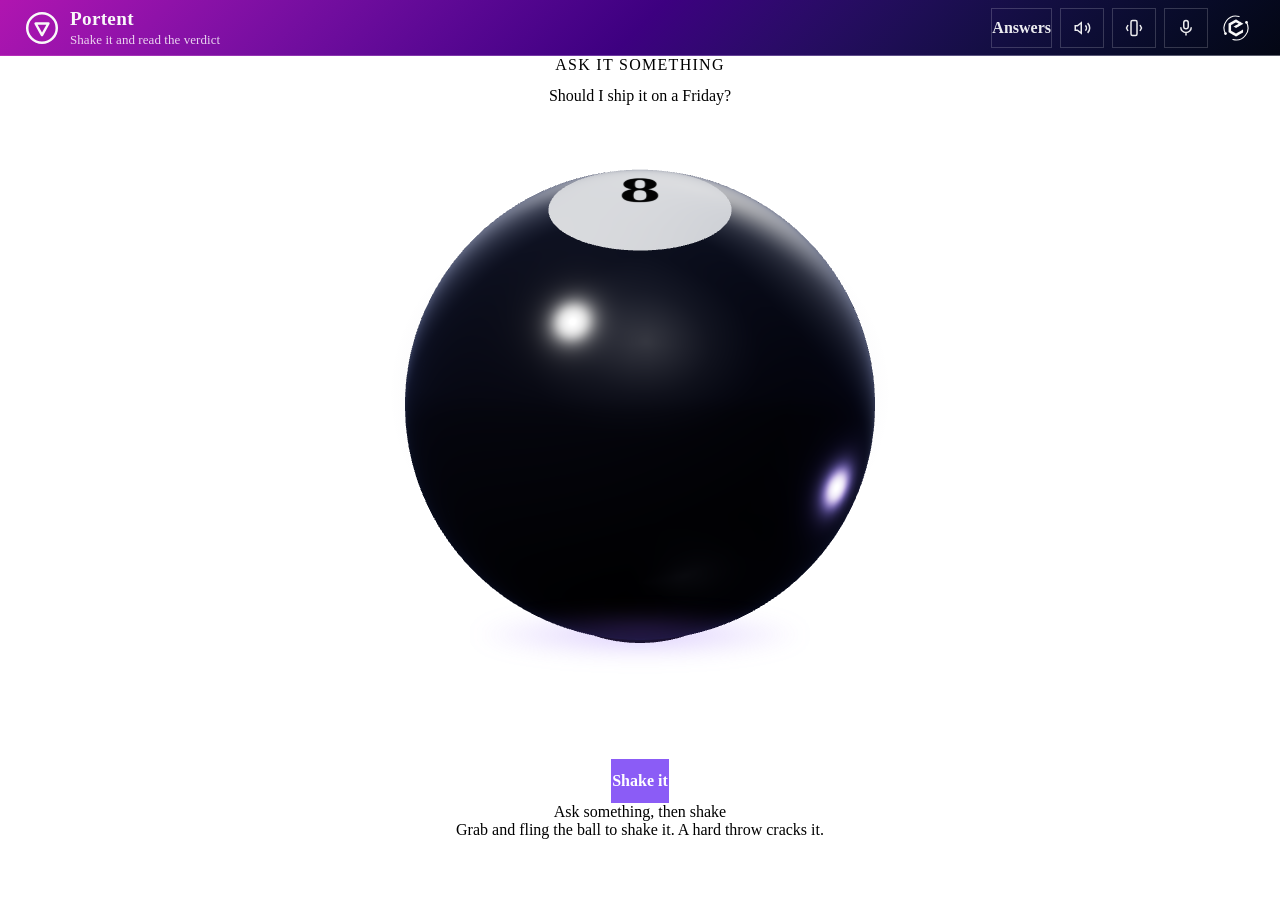
<file: index.html>
<!DOCTYPE html>
<html lang="en">
<head>
  <meta charset="UTF-8">
  <meta name="viewport" content="width=device-width, initial-scale=1.0">
  <link rel="icon" type="image/svg+xml" href="/favicon.svg">
  <link rel="icon" type="image/x-icon" href="/favicon.ico" sizes="16x16 32x32 48x48">
  <link rel="apple-touch-icon" sizes="180x180" href="/apple-touch-icon.png">
  <meta name="apple-mobile-web-app-title" content="Portent">
  <link rel="manifest" href="/site.webmanifest">
  <meta name="neo-mark" content="on">
  <!-- connect-src carries https://*.convex.cloud because importing a Stack Rank
       list is a plain fetch to that deployment's HTTP query endpoint. No frame-ancestors:
       embed.html is meant to be framed by other people's pages. -->
  <meta http-equiv="Content-Security-Policy" content="default-src 'self'; base-uri 'self'; form-action 'none'; script-src 'self' 'unsafe-inline' https://gc.zgo.at https://static.cloudflareinsights.com; style-src 'self' 'unsafe-inline' https://cdn.neorgon.org; font-src 'self'; img-src 'self' data: blob: https://cdn.neorgon.org https://neorgon.goatcounter.com; connect-src 'self' https://*.convex.cloud https://neorgon.goatcounter.com https://cloudflareinsights.com; frame-src 'self'; worker-src 'self' blob:">
  <meta name="referrer" content="strict-origin-when-cross-origin">
  <title>Portent | Shake a 3D magic 8 ball for a verdict</title>
  <meta name="description" content="A real magic 8 ball in 3D: shake it with the mouse, the keyboard, your phone or a gamepad. Keep the classic twenty answers or load your own deck">
  <meta property="og:title" content="Portent | Shake a 3D magic 8 ball for a verdict">
  <meta property="og:description" content="Shake it with the mouse, the keyboard, your phone or a gamepad. Classic twenty answers, your own deck, or a list pulled in from Stack Rank.">
  <meta property="og:type" content="website">
  <meta property="og:url" content="https://portent.neorgon.com/">
  <meta property="og:site_name" content="Neorgon">
  <meta name="twitter:card" content="summary_large_image">
  <meta name="twitter:title" content="Portent | Shake a 3D magic 8 ball for a verdict">
  <meta name="twitter:description" content="Mouse, keyboard, phone or gamepad. Classic twenty answers or your own deck.">
  <meta name="robots" content="index, follow">
  <link rel="canonical" href="https://portent.neorgon.com/">
  <meta property="og:locale" content="en_US">
  <meta name="theme-color" content="#040714">
  <meta property="og:image" content="https://portent.neorgon.com/og-preview.jpg">
  <meta property="og:image:width" content="1200">
  <meta property="og:image:height" content="630">
  <meta property="og:image:alt" content="Portent">
  <meta name="twitter:image" content="https://portent.neorgon.com/og-preview.jpg">
  <!-- Fleet design tokens: canonical, do not redeclare locally -->
  <link rel="stylesheet" href="https://cdn.neorgon.org/v1.0.0/styles/base.css">
  <link rel="stylesheet" href="css/style.css">
  <!-- NeoKeys Kit (vendored). content="full" because the ball wants the whole
       viewport, so H hides the footer too. The guard applies a cookie-hidden
       chrome before first paint. js/events.js calls init() itself. -->
  <meta name="neo-chrome-toggle" content="full">
  <script>try{if(/(?:^|;\s*)neo_chrome=off/.test(document.cookie)){document.documentElement.dataset.chrome='off';document.documentElement.dataset.chromeScope='full'}}catch(e){}</script>
  <link rel="stylesheet" href="css/neorgon-keys.css">
  <!-- Neorgon Header Kit (vendored; ?header=live swaps CSS to CDN) -->
  <script>(function(){var m=location.search.match(/[?&]theme=([\w-]+)/)||document.cookie.match(/(?:^|;\s*)neo_theme=([\w-]+)/);if(m&&m[1]!=='default')document.documentElement.dataset.theme=decodeURIComponent(m[1]);})();</script>
  <meta name="neo-theme-switcher" content="footer">
  <link rel="stylesheet" href="css/neorgon-header.css">
  <link rel="stylesheet" href="css/neorgon-themes.css">
  <link rel="stylesheet" href="https://cdn.neorgon.org/v1.0.0/header/season.css">
  <script defer src="js/neorgon-header.js"></script>
  <!-- Neorgon Footer Kit (vendored) -->
  <meta name="neo-repo" content="energon-a-secas/portent-site">
  <link rel="stylesheet" href="css/neorgon-footer.css">
  <script defer src="js/neorgon-footer.js"></script>
  <!-- Neorgon Beacon Kit (vendored) -->
  <meta name="beacon-site" content="portent-site">
  <link rel="stylesheet" href="css/neorgon-beacon.css">
  <script defer src="js/neorgon-beacon.js"></script>
  <script type="application/ld+json">
  {
    "@context": "https://schema.org",
    "@type": "WebApplication",
    "name": "Portent",
    "description": "A 3D magic 8 ball you shake with the mouse, the keyboard, a phone or a gamepad. Classic twenty answers, your own deck, or a list imported from Stack Rank.",
    "url": "https://portent.neorgon.com/",
    "applicationCategory": "GameApplication",
    "operatingSystem": "Any",
    "offers": { "@type": "Offer", "price": "0", "priceCurrency": "USD" },
    "author": { "@type": "Organization", "name": "Neorgon", "url": "https://neorgon.com/" }
  }
  </script>
</head>
<body>

  <a class="skip-link" href="#main">Skip to content</a>

  <header class="header-bar" data-header-mode="app">
    <div class="header-logo">
      <a href="./" class="header-title-link">
        <img src="energon-classic-logo.png" class="header-logo-img" alt="">
        <div class="header-title-wrap">
          <h1>Portent</h1>
          <div class="header-subtitle">Shake it and read the verdict</div>
        </div>
      </a>
    </div>

    <div class="header-right">
      <div class="header-actions">
        <button type="button" class="btn btn--ghost btn--sm" id="deckBtn" data-keep-mobile
                aria-expanded="false" aria-controls="deckSheet">Answers</button>
        <button type="button" class="btn btn--ghost btn--icon" id="soundBtn" data-keep-mobile
                aria-pressed="true" aria-label="Sound on">
          <svg width="18" height="18" viewBox="0 0 24 24" fill="none" stroke="currentColor" stroke-width="2" aria-hidden="true"><path d="M11 5 6 9H3v6h3l5 4V5z"/><path d="M16.5 8.5a5 5 0 0 1 0 7"/><path d="M19.5 5.5a9 9 0 0 1 0 13"/></svg>
        </button>
        <button type="button" class="btn btn--ghost btn--icon" id="motionBtn" hidden
                aria-pressed="false" aria-label="Phone shake off">
          <svg width="18" height="18" viewBox="0 0 24 24" fill="none" stroke="currentColor" stroke-width="2" aria-hidden="true"><rect x="8" y="2" width="8" height="20" rx="2"/><path d="M4 8 2 12l2 4M20 8l2 4-2 4"/></svg>
        </button>
        <button type="button" class="btn btn--ghost btn--icon" id="micBtn" hidden
                aria-pressed="false" aria-label="Shout to shake off">
          <svg width="18" height="18" viewBox="0 0 24 24" fill="none" stroke="currentColor" stroke-width="2" aria-hidden="true"><rect x="9" y="2" width="6" height="11" rx="3"/><path d="M5 11a7 7 0 0 0 14 0M12 18v4"/></svg>
        </button>
      </div>

      <a class="header-home" href="https://neorgon.com/" title="neorgon.com" aria-label="Neorgon home">
        <svg class="nh-hub-icon" viewBox="0 0 24 24" fill="none" xmlns="http://www.w3.org/2000/svg" aria-hidden="true">
          <path d="M12 4.4 18.58 8.2 18.58 15.8 12 19.6 5.42 15.8 5.42 8.2Z" fill="currentColor" stroke="none"/>
          <g class="nh-orbit">
            <path d="M2.47 17.50 A11.0 11.0 0 0 1 14.85 1.37" fill="none" stroke="currentColor" stroke-width="1.05" stroke-linecap="round"/>
            <path d="M21.53 6.50 A11.0 11.0 0 0 1 9.15 22.63" fill="none" stroke="currentColor" stroke-width="1.05" stroke-linecap="round"/>
            <circle cx="21.71" cy="6.84" r="1.25" fill="currentColor"/>
            <circle cx="2.29" cy="17.16" r="1.25" fill="currentColor"/>
          </g>
        </svg>
      </a>
    </div>
  </header>

  <main id="main">
    <div class="play">

      <div class="ask">
        <label class="ask__label" for="question">Ask it something</label>
        <input class="ask__field" type="text" id="question" maxlength="160" autocomplete="off"
               placeholder="Should I ship it on a Friday?" enterkeyhint="go">
      </div>

      <!-- The stage owns every pointer gesture. The canvas goes in #ballHost;
           #flatBall is the no-WebGL twin and stays invisible until the stage is
           marked data-fallback="true". -->
      <div class="stage" id="stage">
        <div class="stage__ball" id="ballHost"></div>
        <div class="flat-ball" id="flatBall" aria-hidden="true">
          <span class="flat-ball__eight">8</span>
          <span class="flat-ball__window" id="fallbackWindow"></span>
          <svg class="flat-ball__fracture" viewBox="0 0 100 100" aria-hidden="true">
            <path d="M50 49 42 35 35 30 30 16M42 35 30 39 20 36M50 49 64 43 71 34 86 29M64 43 69 55 83 63M50 49 45 64 36 73 34 91M45 64 55 70 63 84M50 49 55 33 52 18"/>
          </svg>
        </div>
      </div>

      <p class="stage__fallback" id="fallbackNote" hidden></p>

      <!-- The canvas is a picture. This is where the answer actually exists for
           a screen reader, and it is the only live region on the page. -->
      <div class="readout">
        <p class="readout__answer" id="answerReadout" data-empty="true"
           role="status" aria-live="polite" aria-atomic="true"></p>
        <span class="tone-chip" id="answerTone" hidden></span>
      </div>

      <div class="controls">
        <button type="button" class="btn btn--primary" id="shakeBtn">Shake it</button>
        <button type="button" class="btn btn--secondary" id="flipBtn" hidden>Turn it over</button>
      </div>

      <p class="stage__hint" id="stageHint">Ask something, then shake</p>
      <p class="stage__note" id="inputNote">Grab and fling the ball to shake it. A hard throw cracks it.</p>

      <section class="history" id="historyPanel" aria-labelledby="historyTitle" hidden>
        <h2 class="history__title" id="historyTitle">Earlier verdicts</h2>
        <ul class="history__list" id="historyList"></ul>
      </section>
    </div>

    <!-- A sheet, not a modal: the ball stays visible while a deck is edited, so
         you can shake it and watch a new answer come up in the window. -->
    <section class="sheet deck-sheet" id="deckSheet" aria-labelledby="deckSheetTitle" hidden>
      <header class="deck-sheet__head">
        <div>
          <h2 class="deck-sheet__title" id="deckSheetTitle">Answers</h2>
          <p class="deck-sheet__source" id="deckSource">The original twenty</p>
        </div>
        <button type="button" class="btn btn--ghost btn--icon" id="deckClose" aria-label="Close the answers sheet">
          <svg width="20" height="20" viewBox="0 0 24 24" fill="none" stroke="currentColor" stroke-width="2" aria-hidden="true"><path d="M18 6L6 18M6 6l12 12"/></svg>
        </button>
      </header>

      <div class="deck-sheet__grid">

        <div class="deck-col">
          <label class="field">
            <span class="field__label">Deck name</span>
            <input type="text" id="deckTitle" maxlength="80" autocomplete="off">
          </label>

          <div class="tone-counts" id="deckCounts" aria-label="Answers by tone"></div>

          <ul class="deck__list" id="deckList"></ul>
          <p class="muted" id="deckEmpty" hidden>No answers left, so the ball has nothing to say. Add one, or bring the original twenty back.</p>

          <form class="deck-add" id="deckAddForm">
            <input type="text" id="deckAddText" maxlength="120" placeholder="Add an answer" aria-label="New answer" autocomplete="off" required>
            <select id="deckAddTone" aria-label="Tone of the new answer">
              <option value="yes">Affirmative</option>
              <option value="maybe" selected>Non-committal</option>
              <option value="no">Negative</option>
            </select>
            <button type="submit" class="btn btn--secondary btn--sm">Add</button>
          </form>

          <button type="button" class="btn btn--ghost btn--sm" id="deckClassicBtn">Bring back the original twenty</button>
        </div>

        <div class="deck-col">
          <h3 class="deck-col__title">Bring answers in</h3>

          <form class="field" id="stackrankForm">
            <span class="field__label">From a Stack Rank list</span>
            <div class="field__row">
              <input type="text" id="stackrankInput" placeholder="Paste a stackrank.neorgon.com link" autocomplete="off" required>
              <button type="submit" class="btn btn--secondary btn--sm" id="stackrankBtn">Import</button>
            </div>
            <p class="muted" id="stackrankStatus" role="status"></p>
            <p class="muted">
              Open items only. Priority becomes the tone, so P1 and P2 read as affirmative,
              P3 and P4 as non-committal, P5 and P6 as negative, and anything blocked reads
              as negative whatever its priority. Done items are left out.
            </p>
          </form>

          <form class="field" id="pasteForm">
            <span class="field__label">From text or JSON</span>
            <textarea id="pasteText" rows="4" placeholder="One answer per line. Start a line with + for affirmative, ~ for non-committal, - for negative."></textarea>
            <button type="submit" class="btn btn--secondary btn--sm">Load these</button>
          </form>

          <label class="field">
            <span class="field__label">From a file</span>
            <input type="file" id="fileInput" accept=".json,.txt,application/json,text/plain">
          </label>

          <h3 class="deck-col__title">Send it somewhere</h3>

          <label class="field">
            <span class="field__label">Share link</span>
            <div class="field__row">
              <input type="text" id="shareLink" readonly>
              <button type="button" class="btn btn--secondary btn--sm" id="shareCopyBtn">Copy</button>
            </div>
          </label>

          <label class="field">
            <span class="field__label">Embed in a page</span>
            <textarea id="embedSnippet" rows="4" readonly></textarea>
            <div class="field__row">
              <button type="button" class="btn btn--secondary btn--sm" id="embedCopyBtn">Copy the snippet</button>
              <a class="btn btn--ghost btn--sm" id="embedPreviewLink" href="embed.html" target="_blank" rel="noopener">Preview it</a>
            </div>
            <p class="muted">
              The embedded ball carries this deck with it. A host page can also
              shake it, swap the deck, or read the answer back over postMessage.
            </p>
          </label>

          <button type="button" class="btn btn--ghost btn--sm" id="downloadBtn">Download the deck as JSON</button>
        </div>
      </div>
    </section>
  </main>

  <footer class="neo-footer" data-footer-mode="app" data-stick="off">
    A toy. It runs entirely in your browser, and it decides nothing.
  </footer>

  <script type="module" src="js/app.js"></script>
</body>
</html>
</file>
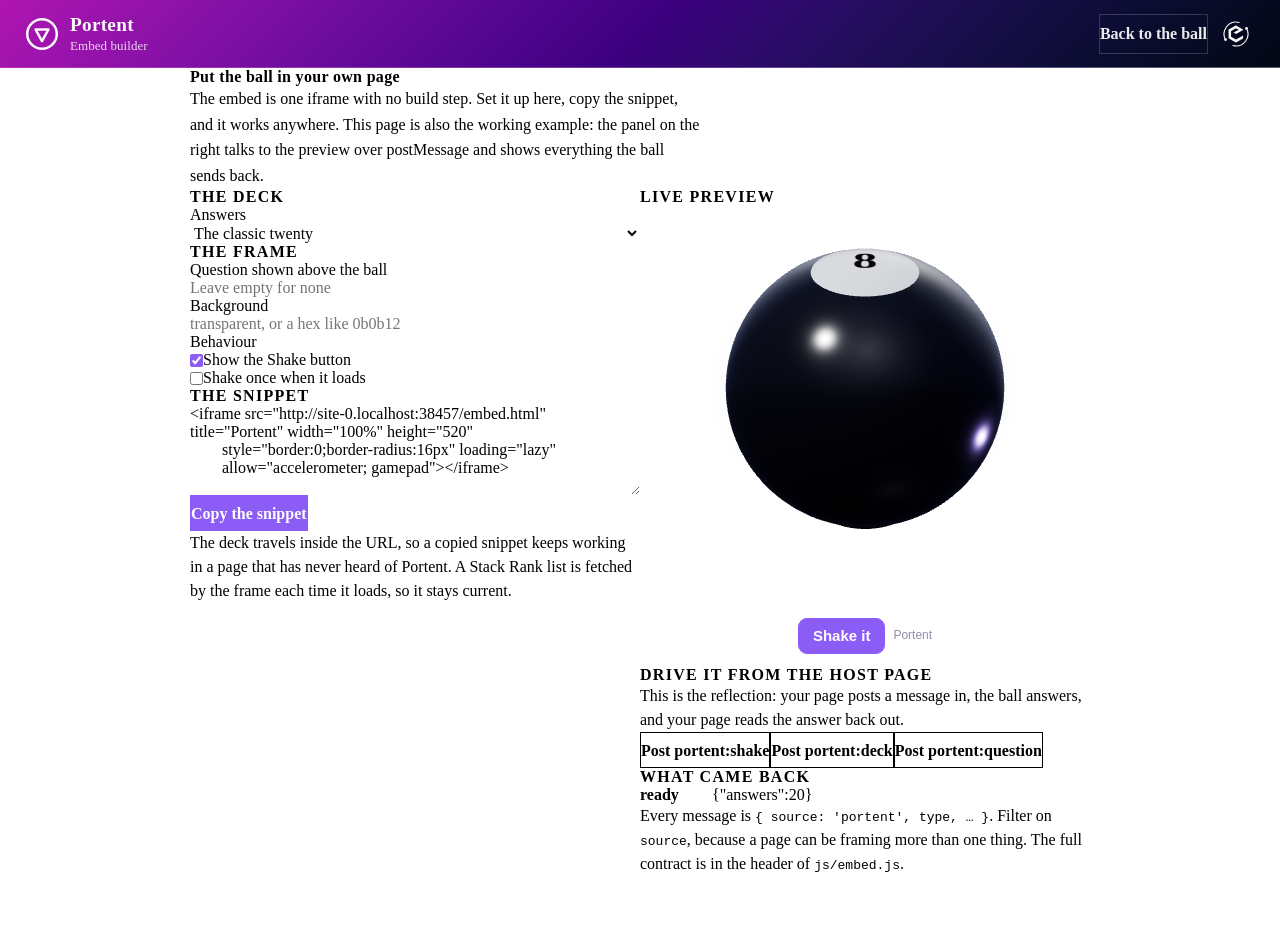
<file: embed-builder.html>
<!DOCTYPE html>
<html lang="en">
<head>
  <meta charset="UTF-8">
  <meta name="viewport" content="width=device-width, initial-scale=1.0">
  <link rel="icon" type="image/svg+xml" href="/favicon.svg">
  <link rel="icon" type="image/x-icon" href="/favicon.ico" sizes="16x16 32x32 48x48">
  <link rel="apple-touch-icon" sizes="180x180" href="/apple-touch-icon.png">
  <meta name="apple-mobile-web-app-title" content="Portent">
  <link rel="manifest" href="/site.webmanifest">
  <meta name="neo-mark" content="on">
  <meta http-equiv="Content-Security-Policy" content="default-src 'self'; base-uri 'self'; form-action 'none'; script-src 'self' 'unsafe-inline' https://gc.zgo.at https://static.cloudflareinsights.com; style-src 'self' 'unsafe-inline' https://cdn.neorgon.org; font-src 'self'; img-src 'self' data: blob: https://cdn.neorgon.org https://neorgon.goatcounter.com; connect-src 'self' https://*.convex.cloud https://neorgon.goatcounter.com https://cloudflareinsights.com; frame-src 'self'; worker-src 'self' blob:">
  <meta name="referrer" content="strict-origin-when-cross-origin">
  <title>Portent | Embed builder</title>
  <meta name="description" content="Build an iframe snippet for the Portent ball: pick the deck, the question and the controls, watch the live preview, and read the answers it sends back">
  <link rel="canonical" href="https://portent.neorgon.com/embed-builder.html">
  <meta name="robots" content="index, follow">
  <meta name="theme-color" content="#040714">
  <link rel="stylesheet" href="https://cdn.neorgon.org/v1.0.0/styles/base.css">
  <link rel="stylesheet" href="css/style.css">
  <script>(function(){var m=location.search.match(/[?&]theme=([\w-]+)/)||document.cookie.match(/(?:^|;\s*)neo_theme=([\w-]+)/);if(m&&m[1]!=='default')document.documentElement.dataset.theme=decodeURIComponent(m[1]);})();</script>
  <link rel="stylesheet" href="css/neorgon-header.css">
  <link rel="stylesheet" href="css/neorgon-themes.css">
  <link rel="stylesheet" href="https://cdn.neorgon.org/v1.0.0/header/season.css">
  <script defer src="js/neorgon-header.js"></script>
  <meta name="neo-repo" content="energon-a-secas/portent-site">
  <link rel="stylesheet" href="css/neorgon-footer.css">
  <script defer src="js/neorgon-footer.js"></script>
</head>
<body>

  <a class="skip-link" href="#main">Skip to content</a>

  <header class="header-bar" data-header-mode="content">
    <div class="header-logo">
      <a href="./" class="header-title-link">
        <img src="energon-classic-logo.png" class="header-logo-img" alt="">
        <div class="header-title-wrap">
          <h1>Portent</h1>
          <div class="header-subtitle">Embed builder</div>
        </div>
      </a>
    </div>
    <div class="header-right">
      <div class="header-actions">
        <a class="btn btn--ghost btn--sm" href="./" data-keep-mobile>Back to the ball</a>
      </div>
      <a class="header-home" href="https://neorgon.com/" title="neorgon.com" aria-label="Neorgon home">
        <svg class="nh-hub-icon" viewBox="0 0 24 24" fill="none" xmlns="http://www.w3.org/2000/svg" aria-hidden="true">
          <path d="M12 4.4 18.58 8.2 18.58 15.8 12 19.6 5.42 15.8 5.42 8.2Z" fill="currentColor" stroke="none"/>
          <g class="nh-orbit">
            <path d="M2.47 17.50 A11.0 11.0 0 0 1 14.85 1.37" fill="none" stroke="currentColor" stroke-width="1.05" stroke-linecap="round"/>
            <path d="M21.53 6.50 A11.0 11.0 0 0 1 9.15 22.63" fill="none" stroke="currentColor" stroke-width="1.05" stroke-linecap="round"/>
            <circle cx="21.71" cy="6.84" r="1.25" fill="currentColor"/>
            <circle cx="2.29" cy="17.16" r="1.25" fill="currentColor"/>
          </g>
        </svg>
      </a>
    </div>
  </header>

  <main id="main">
    <div class="container stack">
      <section class="section">
        <div class="section__titles">
          <h2 class="section__title">Put the ball in your own page</h2>
          <p class="section__lead">
            The embed is one iframe with no build step. Set it up here, copy the
            snippet, and it works anywhere. This page is also the working example:
            the panel on the right talks to the preview over postMessage and shows
            everything the ball sends back.
          </p>
        </div>

        <div class="builder">
          <div class="builder__col">
            <h3 class="deck-col__title">The deck</h3>
            <div class="field">
              <span class="field__label">Answers</span>
              <div class="field__row">
                <select id="deckMode">
                  <option value="classic" selected>The classic twenty</option>
                  <option value="stored">The deck saved in this browser</option>
                  <option value="stackrank">A Stack Rank list</option>
                  <option value="text">Answers I type here</option>
                </select>
              </div>
            </div>

            <label class="field" id="stackrankField" hidden>
              <span class="field__label">Stack Rank list or share link</span>
              <input type="text" id="stackrankInput" autocomplete="off" placeholder="Paste a stackrank.neorgon.com link">
            </label>

            <label class="field" id="textField" hidden>
              <span class="field__label">One answer per line</span>
              <textarea id="deckText" rows="6" placeholder="+ Ship it&#10;~ Ask again after lunch&#10;- Absolutely not"></textarea>
            </label>

            <h3 class="deck-col__title">The frame</h3>
            <label class="field">
              <span class="field__label">Question shown above the ball</span>
              <input type="text" id="questionInput" maxlength="160" autocomplete="off" placeholder="Leave empty for none">
            </label>
            <label class="field">
              <span class="field__label">Background</span>
              <div class="field__row">
                <input type="text" id="bgInput" autocomplete="off" placeholder="transparent, or a hex like 0b0b12">
              </div>
            </label>
            <div class="field">
              <span class="field__label">Behaviour</span>
              <label class="check"><input type="checkbox" id="controlsInput" checked> Show the Shake button</label>
              <label class="check"><input type="checkbox" id="autoInput"> Shake once when it loads</label>
            </div>

            <h3 class="deck-col__title">The snippet</h3>
            <textarea id="snippet" rows="5" readonly aria-label="The iframe snippet"></textarea>
            <div class="field__row">
              <button type="button" class="btn btn--primary btn--sm" id="copyBtn">Copy the snippet</button>
              <a class="btn btn--ghost btn--sm" id="openBtn" href="embed.html" target="_blank" rel="noopener">Open the frame on its own</a>
            </div>
            <p class="muted">
              The deck travels inside the URL, so a copied snippet keeps working
              in a page that has never heard of Portent. A Stack Rank list is
              fetched by the frame each time it loads, so it stays current.
            </p>
          </div>

          <div class="builder__col">
            <h3 class="deck-col__title">Live preview</h3>
            <!-- The real embed, framed exactly the way the snippet frames it. -->
            <iframe id="preview" class="builder__preview" title="Portent preview"
                    allow="accelerometer; gamepad"></iframe>

            <h3 class="deck-col__title">Drive it from the host page</h3>
            <p class="muted">
              This is the reflection: your page posts a message in, the ball
              answers, and your page reads the answer back out.
            </p>
            <div class="field__row">
              <button type="button" class="btn btn--secondary btn--sm" id="postShake">Post portent:shake</button>
              <button type="button" class="btn btn--secondary btn--sm" id="postDeck">Post portent:deck</button>
              <button type="button" class="btn btn--secondary btn--sm" id="postQuestion">Post portent:question</button>
            </div>

            <h3 class="deck-col__title">What came back</h3>
            <ul class="log" id="log" aria-live="polite"></ul>
            <p class="muted">
              Every message is <code>{ source: 'portent', type, … }</code>. Filter
              on <code>source</code>, because a page can be framing more than one
              thing. The full contract is in the header of <code>js/embed.js</code>.
            </p>
          </div>
        </div>
      </section>
    </div>
  </main>

  <footer class="neo-footer" data-footer-mode="minimal">
    The embed runs entirely in the visitor's browser. Nothing is sent anywhere except a Stack Rank list you ask it to read.
  </footer>

  <script type="module" src="js/embed-builder.js"></script>
</body>
</html>
</file>
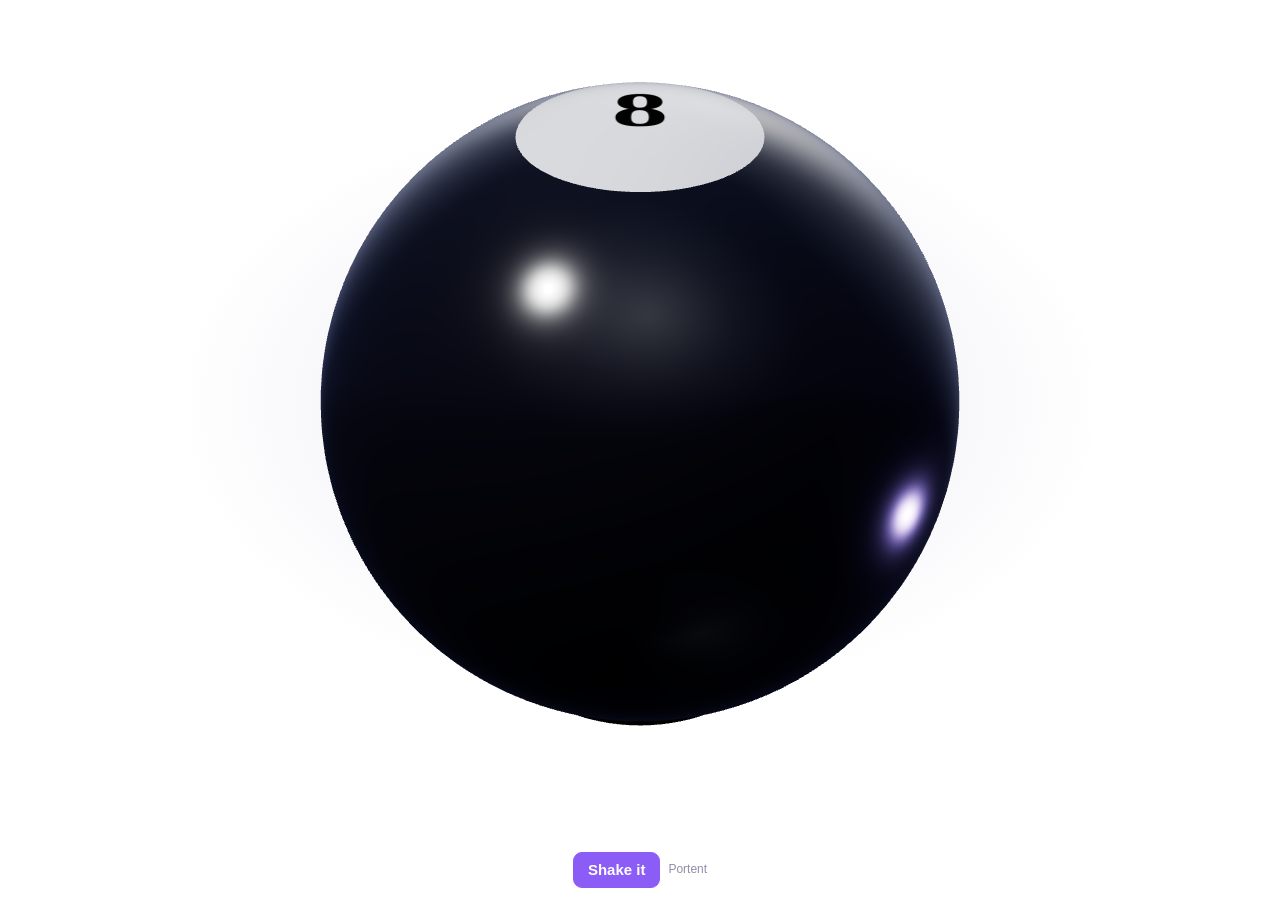
<file: embed.html>
<!DOCTYPE html>
<html lang="en">
<head>
  <meta charset="UTF-8">
  <meta name="viewport" content="width=device-width, initial-scale=1.0">
  <!-- No frame-ancestors: this page exists to be framed. Everything else is as
       tight as the app's, and connect-src carries convex.cloud for ?stackrank=. -->
  <meta http-equiv="Content-Security-Policy" content="default-src 'self'; base-uri 'self'; form-action 'none'; script-src 'self'; style-src 'self'; img-src 'self' data: blob:; connect-src 'self' https://*.convex.cloud; worker-src 'self' blob:">
  <meta name="referrer" content="strict-origin-when-cross-origin">
  <title>Portent</title>
  <!-- An embed is a component, so it is not a search result: the app page is. -->
  <meta name="robots" content="noindex, follow">
  <link rel="stylesheet" href="css/embed.css">
</head>
<body>
  <div class="frame">
    <p class="frame__question" id="question" hidden></p>

    <div class="stage" id="stage">
      <div class="stage__ball" id="ballHost"></div>
      <div class="flat-ball" id="flatBall" aria-hidden="true">
        <span class="flat-ball__eight">8</span>
        <span class="flat-ball__window" id="fallbackWindow"></span>
        <svg class="flat-ball__fracture" viewBox="0 0 100 100" aria-hidden="true">
          <path d="M50 49 42 35 35 30 30 16M42 35 30 39 20 36M50 49 64 43 71 34 86 29M64 43 69 55 83 63M50 49 45 64 36 73 34 91M45 64 55 70 63 84M50 49 55 33 52 18"/>
        </svg>
      </div>
    </div>

    <p class="frame__answer" id="answer" role="status" aria-live="polite" aria-atomic="true"></p>

    <div class="frame__controls" id="controls">
      <button type="button" class="ebtn ebtn--primary" id="shakeBtn">Shake it</button>
      <button type="button" class="ebtn" id="flipBtn" hidden>Turn it over</button>
      <a class="frame__link" href="https://portent.neorgon.com/" target="_blank" rel="noopener">Portent</a>
    </div>
  </div>

  <script type="module" src="js/embed.js"></script>
</body>
</html>
</file>
<file: css/style.css>
/* ── Reset & base ──────────────────────────────────────────── */
*, *::before, *::after { margin: 0; padding: 0; box-sizing: border-box; }

/*
 * ── Design tokens ─────────────────────────────────────────────
 *
 * Canonical tokens (colors, font, type scale, spacing, radii) come from the CDN:
 *   https://cdn.neorgon.org/v1.0.0/styles/base.css   (linked in index.html)
 * Do NOT redeclare them here: a local copy is how the fleet drifted. The block
 * below holds only what base.css does not define, plus the per-site accent.
 *
 * Motion: base.css still ships --ease-snap (bounce) for legacy sites, but it is
 * deprecated for new work (impeccable law: ease-out exponential, no bounce).
 * Use --ease-out below.
 */

:root {
  /* Per-site identity: this site's hub card accent (violet-500, one shade
     lighter for --accent-bright). The only knob declared locally. */
  --accent: #8b5cf6;
  --accent-bright: #a78bfa;

  /* Site extras base.css does not define */
  --surface-toast: #1a1730;
  --danger: #e11d48;
  --danger-hover: #f43f5e;
  --ease-out: cubic-bezier(0.22, 1, 0.36, 1);
  --control-height: 44px;
  --control-height-sm: 36px;
  --shadow-card: 0 12px 28px rgba(15, 23, 42, 0.5);
  --shadow-modal: 0 24px 48px rgba(2, 6, 23, 0.58);
  --z-sticky-header: 200;
  --z-modal: 400;
  --z-toast: 500;
}

/* Author display values (e.g. .section/.stack flex) would otherwise defeat the
   hidden attribute, so restore its authority once, globally. */
[hidden] { display: none !important; }

html { height: 100%; }
body {
  font-family: var(--font);
  background: var(--bg);
  min-height: 100%;
  color: var(--text-primary);
  display: flex; flex-direction: column;
}

body.modal-open {
  overflow: hidden;
}

main#main {
  flex: 1;
  display: flex;
  flex-direction: column;
  min-height: 0;
  width: 100%;
}

/* ── Layout ────────────────────────────────────────────────── */
/*
 * GOTCHA: body { display:flex; flex-direction:column } + margin: 0 auto
 * on a child collapses its width, so always pair with width: 100%.
 *
 * GOTCHA: External images (YouTube ggpht, Gravatar, etc.) may block loading
 * when the Referer header points to localhost or an unknown origin. Fix:
 * 1. Add <meta name="referrer" content="no-referrer"> in <head> (global)
 * 2. Or add referrerpolicy="no-referrer" on each <img> tag
 */
.container {
  max-width: 900px;
  width: 100%;
  margin: 0 auto;
  padding: var(--space-6);
  flex: 1;
}

/* ── Side-rail shell (opt-in) ──────────────────────────────────
 * A desktop window is far wider than a comfortable line of text, so a single
 * centred column leaves two large empty gutters and still runs the prose to
 * 100+ characters. This puts the section nav in the left gutter and narrows
 * the reading column, without changing .container for sites that do not use it.
 *
 *   <div class="shell">
 *     <nav class="shell__rail" aria-label="Section"> … </nav>
 *     <div class="shell__main"> … </div>
 *   </div>
 *
 * Below 940px it collapses to one column and the rail becomes a scrollable
 * row, so the same markup works on a phone with no JavaScript involved. From
 * 1240px up, the spare width goes to the right margin only, so the reading
 * column walks onto the page's centre line instead of sitting right of it.
 */
.shell {
  width: 100%;
  max-width: 1240px;
  margin: 0 auto;
  padding: var(--space-6) var(--space-6) 64px;
  display: grid;
  grid-template-columns: minmax(0, 1fr);
  gap: var(--space-6);
  align-content: start;
  flex: 1;
}
/* A 1fr track is minmax(auto, 1fr): a wide child (a board, a table, a long
   code line) sets min-content and stretches the column past the viewport. */
.shell > * { min-width: 0; }

.shell__rail {
  display: flex;
  gap: var(--space-1);
  padding: 4px;
  background: var(--surface-1);
  border: 1px solid var(--border);
  border-radius: var(--radius);
  overflow-x: auto;
  scrollbar-width: none;
}
.shell__rail::-webkit-scrollbar { display: none; }

@media (min-width: 940px) {
  .shell {
    grid-template-columns: 208px minmax(0, 1fr);
    gap: var(--space-8);
    padding: var(--space-8) var(--space-8) 80px;
  }
  .shell__rail {
    position: sticky;
    top: 76px;          /* clears the app-mode header */
    flex-direction: column;
    align-items: stretch;
    gap: 2px;
    padding: var(--space-2);
    overflow: visible;
    align-self: start;
  }
}

/* The rail sits in the left gutter, but with only two tracks it does not stay
   there: the rail plus its gap add to main's left side and nothing balances
   them on the right, so main sits half that distance right of the page's centre
   line (120px at a 208px rail). A column that far off centre reads as a
   misalignment rather than as a nav beside it.
   The correction is to stop splitting the spare width between both margins and
   spend all of it on the right. Main then walks back onto the centre line as the
   window grows, reaching it at 1240 + 208 + 32 = 1480px, and it costs main no
   width at any point on the way: the shell widens, main does not move relative
   to the rail. Below 1240px the shell already fills the viewport, so there is no
   spare width to spend and any correction would come straight out of the
   reading column. That trade is not worth making. */
@media (min-width: 1240px) {
  .shell {
    --shell-nudge: calc(208px + var(--space-8));
    max-width: calc(1240px + var(--shell-nudge));
    padding-right: clamp(
      var(--space-8),
      calc(var(--space-8) + 100vw - 1240px),
      calc(var(--space-8) + var(--shell-nudge))
    );
  }
}

/* Vertical rhythm: use inside .container or nested regions */
.stack {
  display: flex;
  flex-direction: column;
  gap: var(--space-6);
}
.stack--tight { gap: var(--space-4); }
/* Major sections need a real break. At 32px a heading sits almost on top of
   the block above it and the page reads as one undifferentiated column. */
.stack--loose { gap: 56px; }

/* Page section: title row + body (replaces “card everything” for grouping) */
.section {
  display: flex;
  flex-direction: column;
  gap: var(--space-6);
}
.section__header {
  display: flex;
  flex-wrap: wrap;
  align-items: flex-end;
  justify-content: space-between;
  gap: var(--space-4);
}
.section__titles {
  display: flex;
  flex-direction: column;
  gap: var(--space-1);
  min-width: 0;
}
.section__title {
  font-size: var(--text-xl);
  font-weight: 600;
  letter-spacing: 0.02em;
  color: var(--text-primary);
}
.section__lead {
  font-size: var(--text-sm);
  color: var(--text-muted);
  line-height: 1.6;
  max-width: 64ch;   /* 65-75 characters is the readable measure */
}
.section__lead code {
  font-family: ui-monospace, SFMono-Regular, Menlo, Monaco, Consolas, "Liberation Mono", monospace;
  font-size: 0.92em;
  color: var(--text-secondary);
}
.stack > .card { margin-bottom: 0; }
.toolbar {
  display: flex;
  flex-wrap: wrap;
  align-items: center;
  gap: var(--space-2);
}

/* ── Header ────────────────────────────────────────────────────
 * Owned by the Neorgon Header Kit (css/neorgon-header.css, canonical
 * source: packages/neorgon-ui/header/). Do NOT style .header-bar,
 * .header-logo*, .header-title-link, .header-subtitle, .header-right,
 * .header-actions, or .header-home here. Sign-in UI belongs to the
 * Auth Kit (css/neorgon-auth.css), so write no .auth-* styles either.
 */
nav {
  display: flex;
  align-items: center;
  gap: var(--space-2);
}

/* ── Buttons (canonical) ─────────────────────────────────────
 * Use .btn + a variant. Alias: .nav-link = toolbar ghost.
 */
.btn {
  display: inline-flex;
  align-items: center;
  justify-content: center;
  gap: var(--space-2);
  min-height: var(--control-height);
  padding: 0 var(--space-4);
  border-radius: var(--radius-sm);
  font-family: inherit;
  font-size: var(--text-sm);
  font-weight: 600;
  line-height: 1.2;
  text-decoration: none;
  cursor: pointer;
  border: 1px solid transparent;
  background: transparent;
  color: var(--text-primary);
  transition:
    background-color var(--dur),
    color var(--dur),
    border-color var(--dur),
    box-shadow var(--dur),
    transform var(--dur-fast);
  -webkit-tap-highlight-color: transparent;
}
.btn:disabled,
.btn[aria-disabled="true"] {
  opacity: 0.45;
  cursor: not-allowed;
  pointer-events: none;
}
.btn--sm {
  min-height: var(--control-height-sm);
  padding: 0 var(--space-3);
  font-size: var(--text-xs);
}
.btn--block { width: 100%; }
.btn--icon {
  min-width: var(--control-height);
  padding: 0;
}
.btn--primary {
  background: var(--accent);
  color: #fff;
  border-color: transparent;
}
.btn--primary:hover { background: var(--accent-bright); }
.btn--secondary {
  background: var(--surface-2);
  color: var(--text-primary);
  border-color: var(--border-strong);
}
.btn--secondary:hover {
  background: rgba(255, 255, 255, 0.1);
}
.btn--ghost {
  background: transparent;
  color: rgba(255,255,255,0.92);
  border-color: rgba(255,255,255,0.18);
}
.btn--ghost:hover {
  background: rgba(255,255,255,0.1);
  color: #fff;
}
.btn--danger {
  background: var(--danger);
  color: #fff;
  border-color: transparent;
}
.btn--danger:hover { background: var(--danger-hover); }

/* Toolbar ghost (header nav): same as .btn.btn--ghost.btn--sm */
.nav-link {
  display: inline-flex;
  align-items: center;
  justify-content: center;
  min-height: var(--control-height);
  padding: 0 var(--space-3);
  border: 1px solid rgba(255,255,255,0.18);
  border-radius: var(--radius-sm);
  background: transparent;
  color: rgba(255,255,255,0.92);
  cursor: pointer;
  font-family: inherit;
  font-size: var(--text-sm);
  font-weight: 600;
  transition: background-color var(--dur), color var(--dur), border-color var(--dur);
}
.nav-link:hover {
  background: rgba(255,255,255,0.1);
  color: #fff;
}

/* ── Sheet (inline panel under header), not a modal ──────────
 * Use for filters and compact forms. No backdrop; page scrolls.
 * For blocking overlays use .modal below. Sign-in is neither: the Auth Kit
 * (packages/neorgon-ui/auth/) owns its own dialog.
 */
.sheet {
  background: rgba(255,255,255,0.02);
  border-bottom: 1px solid var(--border-subtle);
  max-height: 0;
  overflow: hidden;
  transition: max-height 0.3s ease-out;
}
.sheet.open { max-height: 300px; }
.sheet__inner {
  padding: var(--space-6);
  max-width: 400px;
  margin: 0 auto;
}

/* ── Modal (blocking overlay) ──────────────────────────────── */
.modal[hidden] {
  display: none !important;
}
.modal {
  position: fixed;
  inset: 0;
  z-index: var(--z-modal);
  display: flex;
  align-items: center;
  justify-content: center;
  padding: var(--space-4);
}
.modal__backdrop {
  position: absolute;
  inset: 0;
  background: rgba(2, 4, 12, 0.85);
  -webkit-backdrop-filter: blur(10px); /* Safari still needs the prefix */
  backdrop-filter: blur(10px);
}
.modal__dialog {
  position: relative;
  z-index: 1;
  display: flex;
  flex-direction: column;
  width: min(100%, 520px);
  max-height: min(90vh, 680px);
  overflow: hidden;
  background: var(--surface-1);
  border: 1px solid var(--border-strong);
  border-radius: var(--radius-lg);
  box-shadow: var(--shadow-modal);
}
/* For modals holding option grids or editors: narrow dialogs cramp them */
.modal__dialog--wide {
  width: min(100%, 760px);
}
.modal__header {
  display: flex;
  align-items: center;
  justify-content: space-between;
  gap: var(--space-4);
  padding: var(--space-4) var(--space-6);
  border-bottom: 1px solid var(--border-subtle);
}
.modal__header h2 {
  font-size: var(--text-lg);
  font-weight: 600;
  color: var(--text-primary);
}
.modal__body {
  padding: var(--space-6);
  overflow: auto;
  font-size: var(--text-sm);
  color: var(--text-secondary);
  line-height: 1.55;
}
.modal__body code {
  font-family: ui-monospace, SFMono-Regular, Menlo, Monaco, Consolas, "Liberation Mono", monospace;
  font-size: 0.9em;
  color: var(--text-primary);
}
.modal__footer {
  display: flex;
  flex-wrap: wrap;
  justify-content: flex-end;
  gap: var(--space-2);
  padding: var(--space-4) var(--space-6);
  border-top: 1px solid var(--border-subtle);
}

/* ── Card ──────────────────────────────────────────────────── */
/*
 * GOTCHA: backdrop-filter creates a stacking context, so dropdowns inside
 * a card can be clipped by a later card's stacking context. Fix by adding
 * position: relative; z-index: 10 to the card that owns the open dropdown.
 *
 * Default: static surface (no hover lift, avoids generic “dashboard demo”).
 * Use .card--interactive for raised hover + entrance motion.
 *
 * GOTCHA: a <button> or <a> used AS a card does not inherit body text color,
 * buttons default to canvas text (near-black), rendering invisible on the dark
 * bg. When a card is an interactive element, set color: var(--text-primary)
 * and font-family: var(--font) explicitly on it.
 */
.card {
  background: var(--surface-1);
  border: 1px solid var(--border);
  border-radius: var(--radius-lg);
  padding: var(--space-6);
  margin-bottom: var(--space-6);
  backdrop-filter: blur(10px);
  transition: border-color var(--dur), box-shadow var(--dur);
}
.card:hover {
  border-color: var(--border-strong);
  box-shadow: 0 8px 20px rgba(15, 23, 42, 0.45);
}
.card--interactive {
  transition:
    transform var(--dur) ease-out,
    box-shadow var(--dur) ease-out,
    border-color var(--dur);
  animation: fadeIn 0.35s ease-out both;
}
.card--interactive:hover {
  transform: translateY(-3px);
  box-shadow: var(--shadow-card);
  border-color: var(--border-strong);
}
.card--enter {
  animation: fadeIn 0.35s ease-out both;
}
.card--flat:hover {
  box-shadow: none;
}
/* Card with an action row, in an equal-height grid: pin the toolbar to the
   bottom so buttons align across cards whose text wraps differently. */
.card--actions {
  display: flex;
  flex-direction: column;
}
.card--actions > .toolbar:last-child {
  margin-top: auto;
}

/* ── Button press feedback ─────────────────────────────────── */
button:active,
.btn:active,
.nav-link:active {
  transform: scale(0.98);
  transition-duration: var(--dur-fast);
}

@keyframes fadeIn {
  from { opacity: 0; transform: translateY(6px); }
  to   { opacity: 1; transform: translateY(0); }
}

/* ── Skeleton loading ──────────────────────────────────────── */
@keyframes shimmer { to { background-position: -200% 0; } }
.skeleton {
  background: linear-gradient(90deg, var(--surface-1) 25%, var(--surface-2) 50%, var(--surface-1) 75%);
  background-size: 200% 100%;
  animation: shimmer 1.5s ease-in-out infinite;
  border-radius: var(--radius);
}

/* ── Toast ─────────────────────────────────────────────────── */
.toast {
  position: fixed;
  bottom: var(--space-6);
  right: var(--space-6);
  z-index: var(--z-toast);
  max-width: min(360px, calc(100vw - var(--space-8)));
  background: var(--surface-toast);
  border: 1px solid var(--border);
  border-radius: var(--radius);
  padding: var(--space-3) var(--space-4);
  font-size: var(--text-sm);
  color: var(--text-primary);
  box-shadow: var(--shadow-card);
  pointer-events: none;
  transform: translateY(8px);
  opacity: 0;
  transition: opacity 0.2s ease-out, transform 0.2s ease-out;
}
.toast.visible {
  opacity: 1;
  transform: translateY(0);
}

/* ── Footer ────────────────────────────────────────────────────
   Owned by the Neorgon Footer Kit (css/neorgon-footer.css).
   Don't add .neo-footer rules here. Edit packages/neorgon-ui/footer/
   and re-run sync-footer.sh. */

/* ── Focus styles ──────────────────────────────────────────── */
:focus-visible {
  outline: 2px solid var(--accent-bright);
  outline-offset: 2px;
}

/* ── Skip link ─────────────────────────────────────────────── */
.skip-link {
  position: absolute;
  top: -100%;
  left: var(--space-4);
  z-index: 1000;
  padding: var(--space-2) var(--space-4);
  background: var(--accent-bright);
  color: #000;
  font-weight: 600;
  font-size: var(--text-sm);
  border-radius: 0 0 var(--radius-sm) var(--radius-sm);
  text-decoration: none;
  transition: top var(--dur);
}
.skip-link:focus { top: 0; }

/* ── Reduced motion ────────────────────────────────────────── */
@media (prefers-reduced-motion: reduce) {
  *, *::before, *::after {
    animation-duration: 0.01ms !important;
    animation-iteration-count: 1 !important;
    transition: none !important;
  }
  .card--interactive:hover { transform: none; }
}

/* ── Responsive ────────────────────────────────────────────── */
@media (max-width: 600px) {
  .container { padding: var(--space-4); }
  .toast {
    left: var(--space-4);
    right: var(--space-4);
    max-width: none;
  }
}

/* ══ Portent ══════════════════════════════════════════════════
 * Everything below is this site's own. The ball itself is drawn by WebGL and
 * has no CSS at all: what is styled here is the room around it, plus the flat
 * ball that stands in when a browser gives no 3D context.
 */

/* ── The play area ─────────────────────────────────────────── */
/* One column, centred, sized so the ball is the largest thing on the page. The
   stage takes what is left after the question, the readout and the controls,
   which is why it is a flex child with min-height:0 rather than a fixed height. */
.play {
  flex: 1;
  width: 100%;
  max-width: 720px;
  margin: 0 auto;
  padding: var(--space-4) var(--space-6) var(--space-6);
  display: flex;
  flex-direction: column;
  align-items: center;
  gap: var(--space-3);
  min-height: 0;
}

.ask {
  width: 100%;
  max-width: 420px;
  display: flex;
  flex-direction: column;
  gap: var(--space-1);
  text-align: center;
}
.ask__label {
  font-size: var(--text-xs);
  letter-spacing: 0.08em;
  text-transform: uppercase;
  color: var(--text-muted);
}
.ask__field {
  width: 100%;
  height: var(--control-height);
  padding: 0 var(--space-3);
  text-align: center;
  font: inherit;
  color: var(--text-primary);
  background: var(--surface-1);
  border: 1px solid var(--border-subtle);
  border-radius: var(--radius);
}
.ask__field::placeholder { color: var(--text-muted); }

/* ── The stage ─────────────────────────────────────────────── */
/* The canvas fills it absolutely so a resize never feeds its own size back into
   the layout: the stage decides, the renderer follows (js/ball3d.js resize()). */
.stage {
  position: relative;
  width: 100%;
  flex: 1;
  min-height: 360px;
  background: radial-gradient(ellipse 42% 43% at 50% 48%, rgba(57, 46, 100, 0.2), transparent 83%);
  touch-action: none;             /* the drag is the toy, not a page scroll */
  cursor: grab;
  user-select: none;
}
.stage.is-grabbed { cursor: grabbing; }
.stage__ball { position: absolute; inset: 0; }
.stage__ball canvas, .ball-canvas { display: block; width: 100%; height: 100%; }

/* A violet pool of light under the ball, so it does not float in a void. */
.stage::after {
  content: "";
  position: absolute;
  left: 50%;
  bottom: 6%;
  width: 46%;
  height: 8%;
  transform: translateX(-50%);
  background: radial-gradient(ellipse at center, color-mix(in srgb, var(--accent) 34%, transparent), transparent 72%);
  filter: blur(10px);
  pointer-events: none;
}

.stage__fallback,
.stage__hint,
.stage__note {
  text-align: center;
  font-size: var(--text-sm);
  color: var(--text-muted);
  max-width: 46ch;
}
.stage__hint { color: var(--text-secondary); }
.stage__fallback { color: var(--text-secondary); }

.controls {
  display: flex;
  gap: var(--space-2);
  flex-wrap: wrap;
  justify-content: center;
}

/* ── The readout ───────────────────────────────────────────── */
/* Reserved height, so an answer arriving does not shove the ball upward. */
.readout {
  min-height: 4.2rem;
  display: flex;
  flex-direction: column;
  align-items: center;
  justify-content: center;
  gap: var(--space-1);
  text-align: center;
}
.readout__answer {
  font-size: var(--text-xl);
  font-weight: 600;
  line-height: 1.25;
  color: var(--text-primary);
  max-width: 22ch;
}
.readout__answer[data-empty] { color: var(--text-muted); }

.tone-chip {
  display: inline-block;
  padding: 2px 10px;
  border-radius: 999px;
  font-size: var(--text-xs);
  border: 1px solid var(--border-subtle);
  color: var(--text-secondary);
}
.tone-chip[data-tone="yes"]   { color: #6ee7b7; border-color: rgba(110, 231, 183, 0.35); }
.tone-chip[data-tone="maybe"] { color: #fcd34d; border-color: rgba(252, 211, 77, 0.35); }
.tone-chip[data-tone="no"]    { color: #fda4af; border-color: rgba(253, 164, 175, 0.35); }

/* The whole page takes a hint of the verdict's colour. Subtle on purpose: the
   answer is the text, and a green wash must not do the reading for you. */
body[data-tone="yes"]   { --tone-glow: rgba(52, 211, 153, 0.16); }
body[data-tone="maybe"] { --tone-glow: rgba(251, 191, 36, 0.14); }
body[data-tone="no"]    { --tone-glow: rgba(244, 63, 94, 0.14); }
body[data-tone] .stage::before {
  content: "";
  position: absolute;
  inset: 12%;
  border-radius: 50%;
  background: radial-gradient(circle, var(--tone-glow), transparent 70%);
  pointer-events: none;
  transition: background var(--dur) var(--ease-out);
}

/* ── History ───────────────────────────────────────────────── */
.history { width: 100%; max-width: 520px; }
.history__title {
  font-size: var(--text-xs);
  letter-spacing: 0.08em;
  text-transform: uppercase;
  color: var(--text-muted);
  margin-bottom: var(--space-2);
  font-weight: 600;
}
.history__list { list-style: none; display: flex; flex-direction: column; gap: 2px; }
.history__row {
  display: flex;
  align-items: baseline;
  gap: var(--space-2);
  padding: 6px var(--space-2);
  border-left: 2px solid var(--border-subtle);
  font-size: var(--text-sm);
}
.history__row[data-tone="yes"]   { border-left-color: #34d399; }
.history__row[data-tone="maybe"] { border-left-color: #fbbf24; }
.history__row[data-tone="no"]    { border-left-color: #f43f5e; }
.history__answer { color: var(--text-secondary); }
.history__q {
  color: var(--text-muted);
  font-size: var(--text-xs);
  margin-left: auto;
  text-align: right;
  max-width: 45%;
  overflow: hidden;
  text-overflow: ellipsis;
  white-space: nowrap;
}

/* ── The flat ball (no WebGL) ──────────────────────────────── */
/* Hidden until js/render.js marks the stage. Same loop as the real one: it
   shakes, it settles, it sometimes needs turning over. */
.flat-ball { display: none; }
.stage[data-fallback="true"] .stage__ball { display: none; }
.stage[data-fallback="true"] .flat-ball {
  display: grid;
  place-items: center;
  position: absolute;
  left: 50%;
  top: 50%;
  width: min(70%, 320px);
  aspect-ratio: 1;
  transform: translate(calc(-50% + var(--drag-x, 0px)), calc(-50% + var(--drag-y, 0px))) rotateX(var(--tilt-x, 0deg)) rotateY(var(--tilt-y, 0deg));
  transition: transform 600ms var(--ease-out);
  border-radius: 50%;
  background:
    radial-gradient(circle at 32% 26%, rgba(255,255,255,0.36), transparent 34%),
    radial-gradient(circle at 50% 50%, #252435, #080810 72%);
  box-shadow: inset -18px -22px 46px rgba(0,0,0,0.85), 0 18px 40px rgba(0,0,0,0.6);
}
.flat-ball.is-dragging { transition: none; }
.flat-ball__eight {
  position: absolute;
  top: 9%;
  width: 34%;
  aspect-ratio: 1;
  display: grid;
  place-items: center;
  border-radius: 50%;
  background: #f2f2ee;
  color: #0b0b0f;
  font-weight: 700;
  font-size: clamp(1.4rem, 6vw, 2.4rem);
}
.flat-ball__window {
  position: absolute;
  bottom: 8%;
  width: 49%;
  aspect-ratio: 1;
  display: grid;
  place-items: center;
  padding: 6px;
  border-radius: 50%;
  background: radial-gradient(circle at 50% 35%, #355db6, #122b66);
  border: 6px solid #08080c;
  color: #eef2ff;
  font-size: clamp(0.7rem, 2.3vw, 0.95rem);
  font-weight: 700;
  text-align: center;
  line-height: 1.15;
  overflow: hidden;
}
.flat-ball[data-away="true"] .flat-ball__window,
.flat-ball[data-phase="agitated"] .flat-ball__window { color: transparent; }
.flat-ball[data-xray="true"] { opacity: 0.72; }
.flat-ball__fracture {
  position: absolute;
  inset: 0;
  width: 100%;
  height: 100%;
  fill: none;
  stroke: #c7d2ff;
  stroke-width: 0.8;
  stroke-linecap: round;
  stroke-linejoin: round;
  filter: drop-shadow(0 0 4px #8b5cf6);
  opacity: 0;
  pointer-events: none;
  transition: opacity 250ms var(--ease-out);
}
.stage.is-cracked .flat-ball__fracture { opacity: 0.9; }

.stage.is-shaking .flat-ball { animation: flat-shake 0.42s var(--ease-out) 2; }
@keyframes flat-shake {
  0%, 100% { transform: translate(calc(-50% + var(--drag-x, 0px)), calc(-50% + var(--drag-y, 0px))) rotate(0deg); }
  20%  { transform: translate(calc(-56% + var(--drag-x, 0px)), calc(-52% + var(--drag-y, 0px))) rotate(-7deg); }
  45%  { transform: translate(calc(-44% + var(--drag-x, 0px)), calc(-48% + var(--drag-y, 0px))) rotate(8deg); }
  70%  { transform: translate(calc(-53% + var(--drag-x, 0px)), calc(-53% + var(--drag-y, 0px))) rotate(-4deg); }
}

/* ── The answers sheet ─────────────────────────────────────── */
/* .sheet gives the surface; the max-height animation it ships cannot hold a
   twenty-row editor, so this one is shown and hidden outright. */
.deck-sheet {
  max-height: none;
  overflow: visible;
  width: 100%;
  border-top: 1px solid var(--border-subtle);
  padding: var(--space-6);
}
.deck-sheet__head {
  display: flex;
  align-items: flex-start;
  gap: var(--space-4);
  max-width: 980px;
  margin: 0 auto var(--space-4);
}
.deck-sheet__head > div { flex: 1; }
.deck-sheet__title { font-size: var(--text-lg); }
.deck-sheet__source { font-size: var(--text-xs); color: var(--text-muted); }
.deck-sheet__grid {
  display: grid;
  grid-template-columns: repeat(auto-fit, minmax(300px, 1fr));
  gap: var(--space-6);
  max-width: 980px;
  margin: 0 auto;
}
.deck-col { display: flex; flex-direction: column; gap: var(--space-3); min-width: 0; }
.deck-col__title {
  font-size: var(--text-xs);
  letter-spacing: 0.08em;
  text-transform: uppercase;
  color: var(--text-muted);
  margin-top: var(--space-2);
}

.field { display: flex; flex-direction: column; gap: var(--space-1); min-width: 0; }
.field__label { font-size: var(--text-xs); color: var(--text-muted); }
.field__row { display: flex; gap: var(--space-2); align-items: center; flex-wrap: wrap; }
.field__row > input, .field__row > select { flex: 1; min-width: 140px; }

.deck-sheet input[type="text"],
.deck-sheet select,
.deck-sheet textarea,
.deck-sheet input[type="file"] {
  font: inherit;
  color: var(--text-primary);
  background: var(--surface-1);
  border: 1px solid var(--border-subtle);
  border-radius: var(--radius-sm);
  padding: 8px var(--space-2);
  min-width: 0;
}
.deck-sheet textarea { resize: vertical; }
.deck-sheet input[readonly] { color: var(--text-secondary); }

.tone-counts { display: flex; gap: var(--space-2); flex-wrap: wrap; }

.deck__list {
  list-style: none;
  display: flex;
  flex-direction: column;
  gap: var(--space-1);
  max-height: 46vh;
  overflow-y: auto;
  padding-right: 2px;
}
.deck__row { display: flex; gap: var(--space-1); align-items: center; }
.deck__text { flex: 1; min-width: 0; }
.deck__tone { flex: 0 0 auto; max-width: 9.5rem; }
.deck-add { display: flex; gap: var(--space-2); flex-wrap: wrap; }
.deck-add > input { flex: 1; min-width: 150px; }

.muted { font-size: var(--text-xs); color: var(--text-muted); line-height: 1.5; }

/* A button that reads as a link, for the one-off "turn phone shaking back on". */
.linklike {
  background: none;
  border: 0;
  padding: 0;
  font: inherit;
  color: var(--accent-bright);
  cursor: pointer;
  text-decoration: underline;
}

/* ── H (hide chrome) ──────────────────────────────────────────
 * The kit hides the bars; the stage should take the space back rather than
 * leave a gap where the header was. */
html[data-chrome="off"] .play { padding-top: var(--space-6); }

/* ── Reduced motion ───────────────────────────────────────────
 * js/ball3d.js already skips the tumble and the bubbles. This covers the
 * flat ball, whose shake is a CSS animation. */
@media (prefers-reduced-motion: reduce) {
  .stage.is-shaking .flat-ball { animation: none; }
  .flat-ball, .flat-ball__fracture { transition: none; }
}

@media (max-width: 600px) {
  .play { padding: var(--space-3) var(--space-4) var(--space-4); gap: var(--space-2); }
  .stage { min-height: 320px; }
  .readout { min-height: 3.6rem; }
  .readout__answer { font-size: var(--text-lg); }
  .deck-sheet { padding: var(--space-4); }
}

/* ── Embed builder ───────────────────────────────────────────
 * embed-builder.html only. It reuses .field, .deck-col__title and .muted from
 * the answers sheet, and adds the two-column layout, the preview frame and the
 * message log.
 */
.builder {
  display: grid;
  grid-template-columns: repeat(auto-fit, minmax(320px, 1fr));
  gap: var(--space-6);
}
.builder__col { display: flex; flex-direction: column; gap: var(--space-3); min-width: 0; }
.builder__col input[type="text"],
.builder__col select,
.builder__col textarea {
  font: inherit;
  color: var(--text-primary);
  background: var(--surface-1);
  border: 1px solid var(--border-subtle);
  border-radius: var(--radius-sm);
  padding: 8px var(--space-2);
  min-width: 0;
  width: 100%;
}
.builder__col textarea { resize: vertical; }

.builder__preview {
  width: 100%;
  height: 460px;
  border: 1px solid var(--border-subtle);
  border-radius: var(--radius);
  background: var(--surface-1);
}

.check { display: flex; align-items: center; gap: var(--space-2); font-size: var(--text-sm); color: var(--text-secondary); }
.check input { accent-color: var(--accent); }

.log {
  list-style: none;
  display: flex;
  flex-direction: column;
  gap: 2px;
  max-height: 240px;
  overflow-y: auto;
  font-size: var(--text-xs);
}
.log__row {
  display: flex;
  gap: var(--space-2);
  padding: 5px var(--space-2);
  background: var(--surface-1);
  border-left: 2px solid var(--border-subtle);
  border-radius: 0 var(--radius-sm) var(--radius-sm) 0;
}
.log__row[data-kind="answer"] { border-left-color: var(--accent); }
.log__row[data-kind="sent"]   { border-left-color: #38bdf8; }
.log__row[data-kind="error"]  { border-left-color: var(--danger); }
.log__kind { flex: 0 0 4.5rem; font-weight: 600; color: var(--text-secondary); }
.log__body { color: var(--text-muted); word-break: break-word; min-width: 0; }
</file>
<file: css/neorgon-keys.css>
/* ══════════════════════════════════════════════════════════════
   NeoKeys — kit styles.

   Travels with js/neokeys/ into packages/neorgon-ui/keys/. Every colour is a
   --nk-* token that falls back to a header-kit token, so a seasonal theme or
   a site skin re-skins the sheet without this file knowing about either.
   ══════════════════════════════════════════════════════════════ */

:root {
  --nk-bg: var(--header-bg-end, #0d0d12);
  --nk-border: var(--header-border-strong, rgba(255, 255, 255, .18));
  --nk-hairline: var(--header-border, rgba(255, 255, 255, .08));
  --nk-text: var(--text-secondary, #d8d8de);
  --nk-dim: var(--text-muted, rgba(255, 255, 255, .55));
  --nk-accent: var(--accent, var(--header-accent, #84cc16));
  --nk-hover: var(--header-menu-hover, rgba(255, 255, 255, .08));
}

/* ── Shared dialog shell ───────────────────────────────────────
   margin:auto is declared, not inherited: showModal() centres via the UA
   sheet, and any site with a `* { margin: 0 }` reset beats it and pins the
   dialog to the top-left. */
.nk-sheet,
.nk-fleet,
.nk-store {
  margin: auto;
  padding: 0;
  border: 1px solid var(--nk-border);
  border-radius: 14px;
  background: var(--nk-bg);
  color: var(--nk-text);
  overflow: hidden;
}
.nk-sheet[open],
.nk-fleet[open],
.nk-store[open] { display: flex; flex-direction: column; }
.nk-sheet::backdrop,
.nk-fleet::backdrop,
.nk-store::backdrop { background: rgba(0, 0, 0, .66); backdrop-filter: blur(3px); }

/* Type floor: no reading text here goes under 12px (queue #154). The small
   sizes are written max(12px, .75rem) so a site whose root runs small still
   lands on 12, and one whose root runs large keeps the rem scaling. */

/* ── ? sheet ───────────────────────────────────────────────── */
.nk-sheet { width: min(560px, calc(100vw - 32px)); max-height: min(80dvh, 680px); }

.nk-sheet__head {
  display: flex;
  align-items: center;
  gap: 12px;
  padding: 16px 18px;
  border-bottom: 1px solid var(--nk-hairline);
}
.nk-sheet__title { flex: 1; margin: 0; font-size: 1rem; font-weight: 650; color: #fff; }
.nk-sheet__close {
  display: inline-flex; align-items: center; justify-content: center;
  flex: none; width: 32px; height: 32px; padding: 0;
  border: 1px solid var(--nk-border); border-radius: 8px;
  background: transparent; color: var(--nk-dim); cursor: pointer;
  transition: color .2s, background .2s;
}
.nk-sheet__close:hover { color: #fff; background: var(--nk-hover); }
.nk-sheet__close svg { width: 17px; height: 17px; display: block; }

.nk-sheet__body { padding: 14px 18px 18px; overflow-y: auto; }
.nk-sheet__group {
  margin: 16px 0 8px;
  font-size: max(12px, .75rem); font-weight: 700;
  letter-spacing: .12em; text-transform: uppercase;
  color: var(--nk-dim);
}
.nk-sheet__group:first-of-type { margin-top: 4px; }
.nk-sheet__flash {
  margin: 0 0 10px; padding: 8px 10px;
  border: 1px solid var(--nk-accent); border-radius: 8px;
  background: color-mix(in srgb, var(--nk-accent) 12%, transparent);
  font-size: .82rem; color: #fff;
}

.nk-rows { display: flex; flex-direction: column; gap: 2px; }
.nk-rows--muted { opacity: .72; }

.nk-row {
  display: flex; align-items: center; gap: 12px;
  padding: 7px 8px; border-radius: 8px;
}
.nk-row:hover { background: var(--nk-hover); }
.nk-row__key { flex: none; display: flex; align-items: center; gap: 6px; min-width: 62px; }
.nk-row__label { flex: 1; display: flex; flex-direction: column; gap: 1px; min-width: 0; }
.nk-row__name { font-size: .88rem; color: var(--nk-text); }
.nk-row__hint { font-size: max(12px, .75rem); color: var(--nk-dim); }
.nk-row__moved {
  font-size: max(12px, .75rem); letter-spacing: .08em; text-transform: uppercase;
  color: var(--nk-accent);
}
.nk-row__actions { flex: none; display: flex; gap: 6px; }

.nk-key {
  display: inline-flex; align-items: center; justify-content: center;
  min-width: 26px; height: 26px; padding: 0 7px;
  border: 1px solid var(--nk-border);
  border-bottom-width: 2px;
  border-radius: 6px;
  background: rgba(255, 255, 255, .05);
  font-family: ui-monospace, SFMono-Regular, Menlo, monospace;
  font-size: .76rem; font-weight: 600; color: #fff;
}

/* Size modifiers live with .nk-key on purpose. They were briefly in the site
   stylesheet, which loads first, so the base rule overrode them at equal
   specificity and every keycap came out 26px. A keycap size is kit
   vocabulary anyway. */
.nk-key--lg { min-width: 34px; height: 34px; font-size: .95rem; }
.nk-key--xl {
  min-width: 46px; height: 46px; font-size: 1.3rem;
  vertical-align: -6px; margin: 0 4px;
}

.nk-mini {
  padding: 4px 9px;
  border: 1px solid var(--nk-border); border-radius: 6px;
  background: transparent; color: var(--nk-dim);
  font: inherit; font-size: max(12px, .75rem); cursor: pointer;
  transition: color .2s, background .2s, border-color .2s;
}
.nk-mini:hover { color: #fff; background: var(--nk-hover); border-color: var(--nk-accent); }

.nk-sheet__foot {
  display: flex; align-items: center; justify-content: space-between; gap: 12px;
  margin-top: 18px; padding-top: 14px;
  border-top: 1px solid var(--nk-hairline);
}
.nk-switch { display: inline-flex; align-items: center; gap: 8px; font-size: .82rem; cursor: pointer; }
.nk-switch input { accent-color: var(--nk-accent); width: 15px; height: 15px; }

/* ── G fleet switcher ──────────────────────────────────────── */
.nk-fleet { width: min(520px, calc(100vw - 32px)); max-height: min(70dvh, 560px); }
.nk-fleet__input {
  width: 100%; padding: 15px 18px;
  border: 0; border-bottom: 1px solid var(--nk-hairline);
  background: transparent; color: #fff;
  font: inherit; font-size: .95rem;
}
.nk-fleet__input:focus { outline: none; }
.nk-fleet__input::placeholder { color: var(--nk-dim); }
.nk-fleet__list { flex: 1; overflow-y: auto; padding: 6px; }
.nk-fleet__item {
  display: grid;
  grid-template-columns: auto 1fr;
  grid-template-areas: 'name domain' 'desc desc';
  gap: 2px 10px;
  padding: 8px 10px; border-radius: 8px;
  text-decoration: none; color: inherit;
}
.nk-fleet__item.is-active { background: var(--nk-hover); box-shadow: inset 2px 0 0 var(--nk-accent); }
.nk-fleet__name { grid-area: name; font-size: .88rem; font-weight: 600; color: #fff; }
.nk-fleet__domain {
  grid-area: domain; justify-self: end;
  font-family: ui-monospace, SFMono-Regular, Menlo, monospace;
  font-size: max(12px, .75rem); color: var(--nk-dim);
}
.nk-fleet__desc {
  grid-area: desc; font-size: max(12px, .75rem); color: var(--nk-dim);
  overflow: hidden; text-overflow: ellipsis; white-space: nowrap;
}
.nk-fleet__empty { padding: 20px; margin: 0; text-align: center; color: var(--nk-dim); font-size: .84rem; }
.nk-fleet__hint {
  padding: 9px 18px; border-top: 1px solid var(--nk-hairline);
  font-size: max(12px, .75rem); color: var(--nk-dim);
}

/* ── M store ───────────────────────────────────────────────── */
.nk-store { width: min(600px, calc(100vw - 32px)); max-height: min(80dvh, 640px); }
.nk-store__head {
  display: flex; align-items: center; gap: 12px;
  padding: 16px 18px; border-bottom: 1px solid var(--nk-hairline);
}
.nk-store__title { flex: 1; margin: 0; font-size: 1rem; font-weight: 650; color: #fff; }
.nk-store__balance {
  font-family: ui-monospace, SFMono-Regular, Menlo, monospace;
  font-size: .76rem; color: var(--nk-accent);
}
.nk-store__grid {
  display: grid; grid-template-columns: repeat(auto-fill, minmax(168px, 1fr));
  gap: 10px; padding: 18px; overflow-y: auto;
}
.nk-store__item {
  display: flex; flex-direction: column; gap: 6px;
  padding: 13px; border: 1px solid var(--nk-hairline); border-radius: 10px;
  background: rgba(255, 255, 255, .02);
}
.nk-store__name { margin: 0; font-size: .86rem; font-weight: 620; color: #fff; }
.nk-store__note { margin: 0; flex: 1; font-size: max(12px, .75rem); color: var(--nk-dim); line-height: 1.5; }
.nk-store__buy {
  padding: 6px; border: 1px dashed var(--nk-border); border-radius: 6px;
  background: transparent; color: var(--nk-dim);
  font: inherit; font-size: max(12px, .75rem); cursor: not-allowed;
}
.nk-store__honest {
  margin: 0; padding: 13px 18px;
  border-top: 1px solid var(--nk-hairline);
  font-size: .76rem; color: var(--nk-dim);
}

/* ── Toast ─────────────────────────────────────────────────── */
.nk-toast {
  position: fixed; left: 50%; bottom: 26px; z-index: 400;
  transform: translate(-50%, 12px);
  padding: 10px 16px;
  border: 1px solid var(--nk-border); border-radius: 10px;
  background: var(--nk-bg); color: var(--nk-text);
  font-size: .84rem; box-shadow: 0 12px 32px rgba(0, 0, 0, .45);
  opacity: 0; transition: opacity .25s ease, transform .25s ease;
  pointer-events: none;
}
.nk-toast.is-in { opacity: 1; transform: translate(-50%, 0); }

@media (max-width: 700px) {
  .nk-sheet, .nk-fleet, .nk-store { width: calc(100vw - 20px); max-height: 86dvh; }
  .nk-sheet__foot { flex-direction: column; align-items: flex-start; }
}

@media (prefers-reduced-motion: reduce) {
  .nk-toast { transition: none; }
}

/* ── Chrome toggle ─────────────────────────────────────────── */
/* The H toggle's whole visual effect. html[data-chrome] is kit-owned state:
   chrome.js writes it at runtime and the pre-paint guard in <head> writes it
   before first paint, so a returning hidden-chrome visitor never sees the bar
   flash. Never hide via the kit's .header-hidden class; the app-mode scroll
   handler owns it and puts the bar back on the next scroll up. A site with a
   docked rail adds its own companion rule beside the rail's normal offset,
   e.g. html[data-chrome="off"] .nav-rail { top: 0; }.
   Header-only by default; the footer (licence and source links) goes too
   only under the site-declared "full" scope (#41). */
html[data-chrome="off"] .header-bar { display: none; }
html[data-chrome="off"][data-chrome-scope="full"] .neo-footer { display: none; }
</file>
<file: css/neorgon-header.css>
/* ══════════════════════════════════════════════════════════════
   Neorgon Header Kit — header.css
   Canonical source: packages/neorgon-ui/header/
   Vendored per site as css/neorgon-header.css — do not edit copies.
   Live CDN: https://cdn.neorgon.org/v1.0.0/header/header.css
   ══════════════════════════════════════════════════════════════ */

:root {
  /* Geometry */
  --header-h: 68px;
  --header-h-app: 56px;
  --header-control-h: 40px; /* every header control (buttons, ⋯, palette, home) shares this height */
  /* Logo height. A token, not a literal, so a site can make the mark carry more
     weight without forking the kit. Default 36px = the historical value, so
     nothing changes for a site that never sets it. The bar is 68px with no
     vertical padding, so ~52px is the practical ceiling before the mark starts
     to look wedged against the edges. */
  --header-logo-h: 36px;
  --header-logo-h-mobile: 28px;

  /* Palette — themes override these (see themes.css) */
  --header-bg-start: #B015B0;
  --header-bg-mid: #3D0080;
  --header-bg-end: #040714;
  /* Kept here for anything that references the composed gradient, but the
     authoritative copy is re-declared on .header-bar below — see the note
     there before changing either. */
  --header-bg: linear-gradient(in oklch 135deg, var(--header-bg-start) 0%, var(--header-bg-mid) 50%, var(--header-bg-end) 100%);
  --header-glass: rgba(0, 9, 18, .35);
  --header-text: #f9f9f9;
  --header-text-dim: rgba(255, 255, 255, .72);
  --header-border: rgba(255, 255, 255, .07);
  --header-border-strong: rgba(255, 255, 255, .22);
  --header-accent: #e879f9;
  --header-menu-bg: #10142a;
  --header-menu-hover: rgba(255, 255, 255, .08);

  /* Focus ring — near-white with a whisper of the brand hue so it never
     reads as a stray browser default. 5.77:1 (bright end) to 17.98:1
     (dark end) against the bar, 16.54:1 on the menu. Themes may override. */
  --header-focus: oklch(0.97 0.02 320);
  --header-focus-w: 2px;

  /* Icon sizing. Two tokens: a filled glyph reads heavier than a stroked
     one in the same box, so the solid home icon is set smaller to match
     optically. */
  --header-icon: 22px;        /* stroked glyphs (palette) */
  --header-icon-solid: 20px;  /* filled glyphs (home) */

  /* ease-out-quart: fast start, long settle, no overshoot. */
  --header-ease: cubic-bezier(.22, 1, .36, 1);
  --header-ease-in: cubic-bezier(.55, 0, 1, .45);
}

/* Colour judgements about the DEFAULT gradient specifically. Scoped to
   html:not([data-theme]) because themes.css sets these per theme at the
   same specificity as :root — a :root override here would silently
   overwrite all five palettes. Every consumer below pairs them with a
   var() fallback to the theme's own token. */
html:not([data-theme]) {
  /* --header-border-strong (.22) measures 1.91-1.95:1 on the bar, below
     the 3:1 WCAG 1.4.11 needs for a control boundary. .42 gives 3.73-4.02:1. */
  --header-control-border: rgba(255, 255, 255, .42);

  /* --header-bg-end (#040714) is identical to the standard page
     background, so a flat hairline measures 1.14:1 on the right half.
     The bar's luminance swings 43x left-to-right, so the edge ramps too. */
  --header-edge-from: rgba(255, 255, 255, .10);
  --header-edge-to: rgba(255, 255, 255, .34);

  /* .72 measures 4.14:1 at the start of the subtitle span — below AA.
     Split from the icon colour, which only needs 3:1 as non-text. */
  --header-text-dim: rgba(255, 255, 255, .82);
  --header-icon-color: rgba(255, 255, 255, .78);
}

/* ══════════════════════════════════════════════════════════════
   SKINS — site-level identity, opt-in per site
   ────────────────────────────────────────────────────────────
   A skin replaces the default magenta gradient for ONE site whose
   own palette clashes with it. Set it in the site's markup:

     <header class="header-bar" data-header-mode="content"
             data-header-skin="brass">

   This is NOT the theme system. Precedence, by design:

     visitor choice (?theme= / cookie)  >  season (CDN)  >  skin  >  kit default

   A site that should sit out every season keeps its skin with
   `<html lang="en" data-season="off">` — see season.css. That declines
   the fleet's decoration only; a visitor's ?theme= still wins.

   Named skins below are the reusable ones. For a one-off palette no
   other site would share, use `data-header-skin="custom"` and declare
   the tokens in the site's own CSS — contract at the end of this block.

   Two cascade facts make that ordering work, and both are easy to
   get wrong:

   1. A declaration ON .header-bar beats a value INHERITED from
      <html>, whatever the specificity. Visitor themes declare on
      <html>, so every skin is scoped `html:not([data-theme])` —
      the moment a visitor picks a theme, all skins stop matching.
   2. Season rules in season.css carry a matching
      `[data-header-skin]` selector one step more specific than the
      skin rules below, so an armed season still flips skinned
      sites. Do not raise the specificity here without raising it
      there too, or skinned sites will silently sit out the season.

   3. The Footer Kit's pieces (.neo-footer, and .neo-top and .neo-modal,
      which it appends to <body>) and the Beacon link sit outside
      .header-bar, so a skin declared only on the bar never reaches
      their focus rings and borders (queue #156). Every skin rule
      therefore names them too, behind `:has()` on <html>. That item is
      wrapped in `:is()` because :is() forgives a selector it cannot
      parse: a browser without :has() drops that one item, not the
      whole rule and with it the header's own skin. `:where()` inside
      :has() keeps it at (0,2,1), under an armed season's (0,3,2)
      pieces rule in season.css. The footer and beacon resolve the
      tokens on those pieces; see "Header-derived tokens" in footer.css.

   Each skin also sets --header-focus, a near-white in its own hue, so
   the header's focus rings and the Beacon's stop being the default's
   pink on a skinned site.

   Each skin re-tunes the edge ramp and control border for its own
   surface — those defaults are calibrated to the magenta gradient
   and are wrong on a black bar.
   ══════════════════════════════════════════════════════════════ */

/* ink — near-black neutral. The default choice for a site whose
   palette the magenta gradient fights. */
html:not([data-theme]) .header-bar[data-header-skin="ink"],
:is(html:not([data-theme]):has(:where(.header-bar[data-header-skin="ink"])) :is(.neo-footer, .neo-top, .neo-modal, .neo-beacon-link)) {
  --header-focus: oklch(0.97 0.01 255);
  --header-bg-start: #14161c;
  --header-bg-mid: #0b0d12;
  --header-bg-end: #050609;
  --header-glass: rgba(10, 12, 16, .55);
  --header-accent: #cbd5e1;
  --header-text: #f4f4f5;
  --header-text-dim: rgba(255, 255, 255, .78);
  --header-icon-color: rgba(255, 255, 255, .74);
  --header-border: rgba(255, 255, 255, .09);
  --header-border-strong: rgba(255, 255, 255, .24);
  --header-control-border: rgba(255, 255, 255, .44);
  --header-menu-bg: #14161c;
  --header-menu-hover: rgba(255, 255, 255, .09);
  /* A near-black bar sits close to the page in luminance at BOTH ends,
     so the edge has to be brighter than the gradient's ramp. */
  --header-edge-from: rgba(255, 255, 255, .26);
  --header-edge-to: rgba(255, 255, 255, .26);
}

/* carbon — flat true black, no gradient. The most restrained option;
   the hairline does all the separating. */
html:not([data-theme]) .header-bar[data-header-skin="carbon"],
:is(html:not([data-theme]):has(:where(.header-bar[data-header-skin="carbon"])) :is(.neo-footer, .neo-top, .neo-modal, .neo-beacon-link)) {
  --header-focus: oklch(0.97 0 0);
  --header-bg-start: #08080a;
  --header-bg-mid: #08080a;
  --header-bg-end: #08080a;
  --header-glass: rgba(0, 0, 0, .6);
  --header-accent: #e5e5e5;
  --header-text: #fafafa;
  --header-text-dim: rgba(255, 255, 255, .76);
  --header-icon-color: rgba(255, 255, 255, .72);
  --header-border: rgba(255, 255, 255, .12);
  --header-border-strong: rgba(255, 255, 255, .26);
  --header-control-border: rgba(255, 255, 255, .46);
  --header-menu-bg: #101012;
  --header-menu-hover: rgba(255, 255, 255, .1);
  --header-edge-from: rgba(255, 255, 255, .3);
  --header-edge-to: rgba(255, 255, 255, .3);
}

/* brass — warm dark, tuned to incident-runbook's #b8935f / #d8b280
   accents and its #040714 page background. */
html:not([data-theme]) .header-bar[data-header-skin="brass"],
:is(html:not([data-theme]):has(:where(.header-bar[data-header-skin="brass"])) :is(.neo-footer, .neo-top, .neo-modal, .neo-beacon-link)) {
  --header-focus: oklch(0.97 0.02 75);
  --header-bg-start: #2a2114;
  --header-bg-mid: #16120c;
  --header-bg-end: #040714;
  --header-glass: rgba(22, 18, 12, .5);
  --header-accent: #d8b280;
  --header-text: #f7f3ea;
  --header-text-dim: rgba(247, 243, 234, .8);
  --header-icon-color: rgba(216, 178, 128, .86);
  --header-border: rgba(216, 178, 128, .2);
  --header-border-strong: rgba(216, 178, 128, .38);
  --header-control-border: rgba(216, 178, 128, .55);
  --header-menu-bg: #17130d;
  --header-menu-hover: rgba(216, 178, 128, .14);
  --header-edge-from: rgba(216, 178, 128, .22);
  --header-edge-to: rgba(216, 178, 128, .34);
}

/* slate — cool blue-grey. Neutral without going fully black. */
html:not([data-theme]) .header-bar[data-header-skin="slate"],
:is(html:not([data-theme]):has(:where(.header-bar[data-header-skin="slate"])) :is(.neo-footer, .neo-top, .neo-modal, .neo-beacon-link)) {
  --header-focus: oklch(0.97 0.02 230);
  --header-bg-start: #33415a;
  --header-bg-mid: #1e293b;
  --header-bg-end: #0b1120;
  --header-glass: rgba(15, 23, 42, .5);
  --header-accent: #7dd3fc;
  --header-text: #f1f5f9;
  --header-text-dim: rgba(241, 245, 249, .8);
  --header-icon-color: rgba(226, 232, 240, .78);
  --header-border: rgba(148, 163, 184, .2);
  --header-border-strong: rgba(148, 163, 184, .36);
  --header-control-border: rgba(203, 213, 225, .5);
  --header-menu-bg: #16202f;
  --header-menu-hover: rgba(148, 163, 184, .16);
  --header-edge-from: rgba(148, 163, 184, .18);
  --header-edge-to: rgba(148, 163, 184, .34);
}

/* aurora — deep teal into cyan. For data/monitoring surfaces. */
html:not([data-theme]) .header-bar[data-header-skin="aurora"],
:is(html:not([data-theme]):has(:where(.header-bar[data-header-skin="aurora"])) :is(.neo-footer, .neo-top, .neo-modal, .neo-beacon-link)) {
  --header-focus: oklch(0.97 0.02 205);
  --header-bg-start: #0e7490;
  --header-bg-mid: #0a3d4d;
  --header-bg-end: #040714;
  --header-glass: rgba(8, 51, 68, .5);
  --header-accent: #67e8f9;
  --header-text: #ecfeff;
  --header-text-dim: rgba(236, 254, 255, .82);
  --header-icon-color: rgba(165, 243, 252, .82);
  --header-border: rgba(103, 232, 249, .2);
  --header-border-strong: rgba(103, 232, 249, .36);
  --header-control-border: rgba(165, 243, 252, .5);
  --header-menu-bg: #07222c;
  --header-menu-hover: rgba(103, 232, 249, .14);
  --header-edge-from: rgba(103, 232, 249, .2);
  --header-edge-to: rgba(103, 232, 249, .32);
}

/* ember — warm amber into rust. For alert/ops surfaces that want
   warmth without reading as the danger theme. */
html:not([data-theme]) .header-bar[data-header-skin="ember"],
:is(html:not([data-theme]):has(:where(.header-bar[data-header-skin="ember"])) :is(.neo-footer, .neo-top, .neo-modal, .neo-beacon-link)) {
  --header-focus: oklch(0.97 0.02 85);
  --header-bg-start: #9a3412;
  --header-bg-mid: #4a1608;
  --header-bg-end: #040714;
  --header-glass: rgba(74, 22, 8, .5);
  --header-accent: #fbbf24;
  --header-text: #fff7ed;
  --header-text-dim: rgba(255, 247, 237, .82);
  --header-icon-color: rgba(253, 230, 138, .84);
  --header-border: rgba(251, 191, 36, .2);
  --header-border-strong: rgba(251, 191, 36, .36);
  --header-control-border: rgba(253, 230, 138, .5);
  --header-menu-bg: #23120a;
  --header-menu-hover: rgba(251, 191, 36, .14);
  --header-edge-from: rgba(251, 191, 36, .2);
  --header-edge-to: rgba(251, 191, 36, .32);
}

/* jade — clinical emerald. Tuned to headpain-site's #059669 / #10b981
   accents on its #040714 page. For calm medical/health surfaces where
   both the magenta default and ember's warning-warmth read wrong. */
html:not([data-theme]) .header-bar[data-header-skin="jade"],
:is(html:not([data-theme]):has(:where(.header-bar[data-header-skin="jade"])) :is(.neo-footer, .neo-top, .neo-modal, .neo-beacon-link)) {
  --header-focus: oklch(0.97 0.02 165);
  --header-bg-start: #065f46;
  --header-bg-mid: #043b2c;
  --header-bg-end: #040714;
  --header-glass: rgba(4, 59, 44, .5);
  --header-accent: #6ee7b7;
  --header-text: #ecfdf5;
  --header-text-dim: rgba(236, 253, 245, .82);
  --header-icon-color: rgba(167, 243, 208, .84);
  --header-border: rgba(110, 231, 183, .2);
  --header-border-strong: rgba(110, 231, 183, .36);
  --header-control-border: rgba(167, 243, 208, .5);
  --header-menu-bg: #08251c;
  --header-menu-hover: rgba(110, 231, 183, .14);
  --header-edge-from: rgba(110, 231, 183, .2);
  --header-edge-to: rgba(110, 231, 183, .32);
}

/* ── custom — a site-authored skin ────────────────────────────────
   For a one-off palette that no named skin fits and that no other
   site would reuse. The kit deliberately ships NO tokens for this
   value: the site supplies them, and the kit stays out of the way.

     <header class="header-bar" data-header-skin="custom">

   In the site's own css/style.css, copy this selector EXACTLY — the
   scoping and the specificity are the whole contract:

     html:not([data-theme]) .header-bar[data-header-skin="custom"],
     html:not([data-theme]) :is(.neo-footer, .neo-top, .neo-modal, .neo-beacon-link) {
       --header-focus: …;
       --header-bg-start: …;  --header-bg-mid: …;  --header-bg-end: …;
       --header-accent: …;    --header-text: …;    --header-text-dim: …;
       --header-icon-color: …; --header-border: …; --header-border-strong: …;
       --header-control-border: …; --header-menu-bg: …; --header-menu-hover: …;
       --header-edge-from: …; --header-edge-to: …;
     }

   Why that exact selector, and nothing shorter:
     · `html:not([data-theme])` makes the skin collapse the instant a
       visitor picks a theme. Drop it and the site ignores ?theme=.
     · `[data-header-skin="custom"]` puts it at (0,3,1) — above the
       kit default, below an armed season's (0,4,2) skin variant. A
       bare `.header-bar { --header-bg-start: … }` is only (0,1,0)
       and the kit's own defaults would beat it.
     · The second line hands the same tokens to the Footer Kit's
       pieces and the Beacon link, which sit outside the bar. Without
       it the footer's focus rings stay the kit's magenta (queue #156).
       It is (0,2,1), below an armed season's (0,3,2) pieces rule, so
       a season still re-skins the footer. A site that only skins a
       page with no footer can leave it out.
   Set only the three gradient stops if that is all that clashes; the
   bar re-composes --header-bg from them (see .header-bar below).
   Only the three stops + accent are usually enough — but re-tune the
   edge ramp too if the bar is much darker or lighter than the default
   magenta, which those values are calibrated against. */

/* ── Bar ─────────────────────────────────────────────────────── */
.header-bar {
  position: sticky;
  top: 0;
  z-index: var(--z-sticky-header, 200);
  display: flex;
  align-items: center;
  gap: var(--space-3, 12px);
  height: var(--header-h);
  padding: 0 var(--space-6, 24px);
  /* Re-composed HERE, not only at :root. A custom property's var()
     references resolve on the element where that property is declared, so a
     --header-bg built at :root bakes in :root's start/mid/end and ignores any
     override made further down the tree. Declaring it on .header-bar means
     skins (and any site override on the bar) only need to set the three
     stops. Themes still work: they set the stops on <html>, which inherits
     down to here before this resolves. */
  --header-bg: linear-gradient(in oklch 135deg, var(--header-bg-start) 0%, var(--header-bg-mid) 50%, var(--header-bg-end) 100%);
  background: var(--header-bg);
  border-bottom: 1px solid var(--header-border);
  color: var(--header-text);
  --header-h-cur: var(--header-h);
}

/* Bottom edge as a ramp, not a flat hairline (see --header-edge-*).
   Degrades to the theme's flat --header-border where unsupported or
   where a theme defines no ramp of its own. */
html:not([data-theme]) .header-bar {
  border-image: linear-gradient(
    to right,
    var(--header-edge-from, rgba(255, 255, 255, .10)),
    var(--header-edge-to, rgba(255, 255, 255, .34))
  ) 1;
}
/* Hub is a floating glass plate, not a band welded to the page — the
   ramp would read as a seam. */
html:not([data-theme]) .header-bar[data-header-mode="hub"] {
  border-image: none;
  border-bottom-color: var(--header-border);
}

/* Mode: hub — transparent cozy glass, no gradient */
.header-bar[data-header-mode="hub"] {
  background: var(--header-glass);
  backdrop-filter: blur(12px);
  -webkit-backdrop-filter: blur(12px);
}

/* Mode: app — slim, auto-hides on scroll down (JS toggles .header-hidden) */
.header-bar[data-header-mode="app"] {
  height: var(--header-h-app);
  --header-h-cur: var(--header-h-app);
}

/* Auto-hide. `app` mode has it by definition; every other mode opts in with
   data-header-autohide="on" and keeps its own height and background. */
.header-bar[data-header-mode="app"],
.header-bar[data-header-autohide="on"] {
  transition: transform .26s var(--header-ease, ease);
}
/* Leaving accelerates away; returning decelerates in. Same budget. */
.header-bar[data-header-mode="app"].header-hidden,
.header-bar[data-header-autohide="on"].header-hidden {
  transform: translateY(-100%);
  transition-duration: .2s;
  transition-timing-function: var(--header-ease-in, ease);
}
/* Keyboard focus entering a hidden bar reveals it: focus must never sit
   on an off-screen control (WCAG 2.4.7, and 2.2's 2.4.11). header.js
   drops the class on focusin so the next scroll decision agrees with
   what is painted; this rule covers the frame in between. */
.header-bar.header-hidden:focus-within { transform: none; }

/* ── Logo block ──────────────────────────────────────────────── */
.header-logo {
  display: flex;
  align-items: center;
  gap: 10px;
  flex-shrink: 0;
  min-width: 0;
}
.header-logo-img {
  height: var(--header-logo-h, 36px);
  width: auto;
  flex-shrink: 0;
  display: block;
  transition: transform .28s var(--header-ease, ease);
}
/* The raster fallback still needs forcing white; the injected vector must not
   be filtered, because it already inherits the header's own text colour and
   inverting it would undo exactly the thing it was swapped in to fix. */
img.header-logo-img { filter: brightness(0) invert(1); }
svg.header-logo-mark { color: var(--header-text); fill: currentColor; width: auto; }
/* A site that ships its own mark gets it as a mask over currentColor, so the
   glyph follows the header's text colour exactly as the inline svg does. An
   <img> could not: it paints its own pixels and ignores the cascade. */
.header-logo-own {
  /* Width tracks height rather than restating the token: .header-logo-img
     already sets height, and it drops to --header-logo-h-mobile under 700px.
     Pinning width to the desktop value gave a 36x28 box on a phone. */
  aspect-ratio: 1;
  width: auto;
  /* Declared, not inherited. `background: currentColor` resolves against
     whatever the ancestor set, and the logo is always inside an <a>: on a site
     whose logo anchor carries no class, that ancestor is an unstyled link and
     currentColor is the UA's #0000EE. The mark then paints link-blue, silently,
     because nothing in the page is wrong enough to throw. Every fleet site
     happens to wrap the logo in .header-title-link (which the kit gives
     color: inherit), so this only surfaced when ops-console adopted the kit
     with a bare <a>. Stating the colour here makes the mask independent of the
     markup around it, which is the contract the rest of the kit already keeps. */
  color: var(--header-text);
  background: currentColor;
  /* The image itself is set inline by header.js, derived from the manifest
     link, because a fleet site is served at its domain root and a kit showcase
     is not. Only the parts that do not vary live here. */
  -webkit-mask-position: center; mask-position: center;
  -webkit-mask-size: contain;    mask-size: contain;
  -webkit-mask-repeat: no-repeat; mask-repeat: no-repeat;
}
.header-logo-img:hover,
.header-title-link:hover .header-logo-img { transform: scale(1.06) rotate(-4deg); }

/* min-height also fixes a target-size failure: at <=700px the subtitle is
   hidden and this link collapses to 22px, under the 24px WCAG 2.5.8
   minimum. The parent centres it, so it grows symmetrically — no shift. */
.header-title-link {
  text-decoration: none;
  color: inherit;
  min-width: 0;
  display: flex;
  flex-direction: column;
  justify-content: center;
  min-height: var(--header-control-h);
}
/* Current contract: mark + name are ONE anchor to the site's own home
   (the img rides inside .header-title-link with alt=""), so the link's
   accessible name is the title text and the logo stops being a second,
   differently-behaved link. Scoped with :has() so the retired two-anchor
   markup keeps rendering unchanged wherever it still exists. */
.header-title-link:has(> .header-logo-img, > picture) {
  flex-direction: row;
  align-items: center;
  gap: 10px;
}
.header-title-wrap {
  display: flex;
  flex-direction: column;
  justify-content: center;
  min-width: 0;
}
/* The one visible cue that the name is a control: the title warms to the
   accent on hover. Kept subtle; the cursor and the logo tilt do the rest. */
.header-logo h1 { transition: color .2s var(--header-ease, ease); }
.header-title-link:hover h1 { color: var(--header-accent); }
/* rem, not em: a shared component must not rescale because a site set its
   own body font-size. 1.2rem == 19.2px == today's rendered size.

   `margin: 0` for the same reason, and it is load-bearing: the UA gives h1
   `.67em 0`, which at this size is 12.86px above and below. The kit never
   reset it, so the title block came out 67px inside app mode's fixed 56px
   bar — the title rode high and the subtitle hung out of the header into the
   page. It looked fine on most sites only because they link the CDN
   `styles/base.css`, whose `*` reset zeroed it for us; the sites that don't
   (headpain, autopilot, references-api in app mode) showed the real geometry. */
.header-logo h1 {
  margin: 0;
  font-size: 1.2rem;
  font-weight: 600;
  line-height: 1.2;
  letter-spacing: .015em;
  color: var(--header-text);
  white-space: nowrap;
}
/* All four sides declared, so a site that authors the subtitle as a <p>
   rather than a <div> does not reintroduce the same UA margin. */
.header-subtitle {
  font-size: .8125rem;
  line-height: 1.25;
  color: var(--header-text-dim);
  font-weight: 500;
  margin: 2px 0 0;
  letter-spacing: .005em;
  white-space: nowrap;
}

/* Epigraph: the animating half of a bilingual subtitle. The glyph churn is
   decoration, so it is aria-hidden and .neo-epi-sr carries the real sentence
   for assistive tech. Both live inside .header-subtitle, which keeps the
   existing nowrap and mobile-hide behaviour unchanged. */
.neo-epi { font-variant-ligatures: none; }
.neo-epi-sr {
  position: absolute;
  width: 1px; height: 1px;
  margin: -1px; padding: 0; border: 0;
  overflow: hidden;
  clip-path: inset(50%);
  white-space: nowrap;
}

/* ── Right cluster: actions + theme toggle + home ────────────── */
.header-right {
  margin-left: auto;
  display: flex;
  align-items: center;
  gap: var(--space-2, 8px);
  min-width: 0;
}

.header-actions {
  display: flex;
  align-items: center;
  gap: var(--space-2, 8px);
  position: relative; /* overflow .header-menu anchors here */
  min-width: 0;
}
.header-actions .btn,
.header-actions .nav-link {
  white-space: nowrap;
  flex-shrink: 0;
}
/* Uniform control row: direct action children match the icon buttons'
   height so Share / ⋯ / palette / home read as one correlative strip.
   (Direct-child only — items moved into the ⋯ menu keep menu styling.) */
.header-actions > .btn,
.header-actions > .nav-link,
.header-actions > button,
.header-actions > a {
  height: var(--header-control-h);
  min-height: 0; /* neutralize site-level control minimums (e.g. --control-height) */
  box-sizing: border-box;
  display: inline-flex;
  align-items: center;
}

/* Same guarantee one level down, for the kit's own grouping idiom.
   header.js already knows .header-btn-group as a unit that travels into the ⋯
   menu whole; the geometry rule above did not, so a grouped button kept its
   own height and the row went ragged — pathfinder shipped 37px Fit/Clear
   buttons flanked by 40px icon controls. Scoped to a group still sitting in
   the bar: once the ⋯ menu adopts it the selector stops matching and menu
   styling takes over, which is the same boundary the direct-child rule draws.
   Deliberately NOT `> div > *` — battlecard's .bc-menu-wrap holds dropdown
   items that are not bar controls and must not be stretched to 40px. */
.header-actions > .header-btn-group > .btn,
.header-actions > .header-btn-group > .nav-link,
.header-actions > .header-btn-group > button,
.header-actions > .header-btn-group > a {
  height: var(--header-control-h);
  min-height: 0;
  box-sizing: border-box;
  display: inline-flex;
  align-items: center;
}

/* Appearance fallback for action buttons.
   The kit enforces geometry on .header-actions children but never styled
   them, so a site that uses the canonical .btn / .nav-link classes without
   defining them renders a raw browser button inside the header
   (incident-runbook hit exactly this). Wrapped in :where() so the whole
   rule has ZERO specificity — every site's own .btn/.nav-link styling
   still wins, and this only shows through where nothing else applies. */
:where(.header-actions) > :where(.btn, .nav-link, button, a) {
  padding: 0 12px;
  border: 1px solid var(--header-border-strong);
  border-radius: 6px;
  background: transparent;
  color: var(--header-text);
  font: inherit;
  font-size: .875rem;
  font-weight: 500;
  line-height: 1;
  text-decoration: none;
  cursor: pointer;
  transition: background .2s var(--header-ease, ease),
              border-color .2s var(--header-ease, ease);
}
:where(.header-actions) > :where(.btn, .nav-link, button, a):hover {
  background: var(--header-menu-hover);
  border-color: var(--header-control-border, var(--header-border-strong));
}

/* An icon-only control has no label to pad around, and the fallback above
   assumes there is one. Its 12px side padding lands inside a border-box
   control the site already sized square, leaving 40 - 24 - 2 = 14px of
   content — and an SVG is a flex item that will shrink into it. neorgon-site's
   GitHub mark rendered 14x26 and hiring-pack's 10x24 before this rule.

   Specificity note, because it is not what the :where() wrapper suggests:
   :has() is NOT zero-specificity — it takes the specificity of its most
   specific argument, so `svg:only-child` puts this selector at (0,1,1), the
   same weight as the `.header-actions > a` geometry rule above and ABOVE a
   site's single-class `.header-link { width: 36px }`. That is deliberate and
   matches the contract: the uniform control row is kit-owned, and a site that
   truly needs different geometry sets --header-control-h rather than
   restyling the control. hiring-pack declared 36px and now renders 40px. */
:where(.header-actions) > :where(.btn, .nav-link, button, a):has(> svg:only-child) {
  padding: 0;
  width: var(--header-control-h);
  justify-content: center;
}

/* …and the fallback's border does not belong on one either. .header-home is
   an unboxed glyph, so a site that styles neither ends up with a boxed icon
   sitting next to an unboxed one in the same row (hiring-pack shipped exactly
   that pair). Geometry above is kit-owned at (0,1,1); appearance is not — the
   extra :where() flattens this to zero specificity, so pathfinder and
   cartograph, whose icon buttons are deliberately boxed to match the text
   buttons beside them, keep their border on a single class. */
:where(.header-actions > :where(.btn, .nav-link, button, a):has(> svg:only-child)),
:where(.header-actions > :where(.btn, .nav-link, button, a):has(> svg:only-child)):hover {
  border-color: transparent;
}

/* Belt and braces for the same failure: whatever padding a site declares, an
   icon inside a header control is never the thing that gives way. Carries real
   specificity on purpose — a squeezed icon is always a bug, never a choice. */
.header-actions > .btn > svg,
.header-actions > .nav-link > svg,
.header-actions > button > svg,
.header-actions > a > svg {
  flex: none;
}

/* ── Theme toggle ────────────────────────────────────────────── */
.header-theme { position: relative; display: flex; }
.header-theme-toggle {
  display: inline-flex;
  align-items: center;
  justify-content: center;
  width: var(--header-control-h);
  height: var(--header-control-h);
  padding: 0;
  border: 1px solid var(--header-control-border, var(--header-border-strong));
  border-radius: 6px;
  background: transparent;
  color: var(--header-icon-color, var(--header-text-dim));
  cursor: pointer;
  transition: color .2s, border-color .2s, background .2s;
}
.header-theme-toggle:hover,
.header-theme-toggle[aria-expanded="true"] {
  color: var(--header-text);
  border-color: var(--header-border-strong);
  background: var(--header-menu-hover);
}
.header-theme-toggle svg {
  width: var(--header-icon, 22px);
  height: var(--header-icon, 22px);
  display: block;
}
[data-theme]:not([data-theme=""]) .header-theme-toggle { color: var(--header-accent); }

/* ── Home icon ───────────────────────────────────────────────── */
.header-home {
  display: flex;
  align-items: center;
  justify-content: center;
  width: var(--header-control-h);
  height: var(--header-control-h);
  box-sizing: border-box;
  padding: 0;
  border-radius: 6px;
  /* Full strength, not --header-icon-color. The dim was meant as hierarchy and
     did not read as one: .header-source carries no colour rule at all, so it
     inherits the header's own #f9f9f9, and the home control sitting beside it
     at 78% looked like a misconfiguration rather than a decision. The other
     user of that token is the bordered theme toggle, which has a border to
     carry its own weight; this one does not. */
  color: var(--header-text);
  text-decoration: none;
  flex-shrink: 0;
  transition: color .18s var(--header-ease, ease),
              background .18s var(--header-ease, ease);
}
/* --header-accent is the pink on the default palette and the skin's own accent
   everywhere else, so the highlight stays on-brand without hardcoding magenta
   into a control that ships to seven skins. */
.header-home:hover,
.header-home:focus-visible { color: var(--header-accent); background: var(--header-menu-hover); }
.header-home svg {
  width: var(--header-icon-solid, 20px);
  height: var(--header-icon-solid, 20px);
  display: block;
}

/* ── Hub glyph: the Energon mark at the centre of a galaxy ───────
   .header-home is the one header link to neorgon.com, tooltip
   "neorgon.com". The page stamps a placeholder SVG (markup contract
   in the README) and upgradeHome() replaces it on init with the mark
   at scale(0.72) inside a <g class="nh-orbit"> of two arcs and two
   dots. Idle the whole thing is still; on hover or keyboard focus the
   orbit group turns as one rigid body while the mark stays upright,
   because a rotating letterform is unreadable.
   Stroked glyph, so it sizes with --header-icon, not the solid token. */
.header-home svg.nh-hub-icon {
  /* Deliberately larger than --header-icon: the galaxy's arms occupy the outer
     ring, so at 22px the MARK fell to 14px against 18px for the neighbouring
     control. 26px puts it back at 18px, measured, while the arms still land
     inside the 40px box. */
  width: var(--header-hub-icon, 26px);
  height: var(--header-hub-icon, 26px);
}
.header-home .nh-orbit {
  transform-origin: 12px 12px; /* viewBox centre, for the legacy planet markup */
}
.header-home:hover .nh-orbit,
.header-home:focus-visible .nh-orbit {
  animation: nh-orbit-lap 1.4s linear infinite;
}
@keyframes nh-orbit-lap { to { transform: rotate(360deg); } }

/* The galaxy turns as one rigid body on hover, so a plain rotate does it.
   This replaced an offset-path satellite on an inclined ellipse: that needed a
   front/back pair kept in sync and a semi-major axis capped so the dot did not
   clip the viewBox, and none of it is needed once the arms sit outside the
   mark instead of crossing it. */

/* ── Overflow toggle (⋯) — injected by header.js ─────────────── */
.header-overflow { position: relative; display: flex; }
.header-overflow[hidden] { display: none; }
.header-overflow-toggle {
  display: inline-flex;
  align-items: center;
  justify-content: center;
  min-width: var(--header-control-h);
  height: var(--header-control-h);
  box-sizing: border-box;
  padding: 0 10px;
  border: 1px solid var(--header-control-border, var(--header-border-strong));
  border-radius: 6px;
  background: transparent;
  color: var(--header-text);
  font-size: 1rem;
  font-weight: 700;
  letter-spacing: 1px;
  cursor: pointer;
  transition: background .2s;
}
.header-overflow-toggle:hover,
.header-overflow-toggle[aria-expanded="true"] { background: var(--header-menu-hover); }

/* Shared press feedback — these three controls are kit-owned, so the kit
   owns their states (sites style their own .btn). */
.header-overflow-toggle:active,
.header-theme-toggle:active,
.header-home:active {
  background: var(--header-menu-hover);
  transform: translateY(.5px);
}

/* ── Dropdown menu (overflow + theme + Export▾ groups) ─────────
   Rules: parent gets position:relative; one open at a time; Esc /
   outside click closes; arrow keys navigate (all handled by header.js) */
.header-menu {
  position: absolute;
  /* Anchored to the BAR's bottom edge, not the button's. A 40px control
     centred in a 68px bar put the old panel 10.5px inside the bar. */
  top: calc(100% + (var(--header-h-cur, 68px) - var(--header-control-h)) / 2 + 8px);
  right: 0;
  min-width: 180px;
  max-height: min(60vh, 320px);
  overflow-y: auto;
  margin: 0;
  padding: 6px;
  list-style: none;
  background: var(--header-menu-bg);
  border: 1px solid var(--header-border-strong);
  border-radius: 12px;
  /* Contact / mid / ambient + inner top highlight, so the panel lands
     instead of floating. */
  box-shadow:
    0 1px 2px rgba(0, 0, 0, .45),
    0 8px 16px -6px rgba(0, 0, 0, .5),
    0 24px 48px -16px rgba(0, 0, 0, .65),
    inset 0 1px 0 rgba(255, 255, 255, .06);
  transform-origin: top right;
  display: none;
  z-index: 1;
}
.header-menu.open {
  display: block;
  animation: neo-menu-in .14s var(--header-ease, ease) both;
}
@keyframes neo-menu-in {
  from { opacity: 0; transform: translateY(-6px) scale(.98); }
  to   { opacity: 1; transform: none; }
}

.header-menu .btn,
.header-menu .nav-link,
.header-menu button,
.header-menu a {
  display: flex;
  align-items: center;
  /* text-align does nothing to a flex item; without this the site's own
     .btn { justify-content: center } wins and every row centres itself. */
  justify-content: flex-start;
  gap: 10px;
  width: 100%;
  min-height: 44px;
  padding: 0 12px;
  border: none;
  border-radius: 8px;
  background: none;
  color: var(--header-text);
  font: inherit;
  font-size: .875rem;
  font-weight: 500;
  text-align: left;
  text-decoration: none;
  white-space: nowrap;
  cursor: pointer;
}
.header-menu .btn:hover,
.header-menu .nav-link:hover,
.header-menu button:hover,
.header-menu a:hover {
  background: var(--header-menu-hover);
}

/* ── Focus visibility ─────────────────────────────────────────
   Every focusable header control gets a real ring. outline costs no
   layout and creates no stacking context, so app-mode transform is
   unaffected. Longhand lists (no :is()) for universal support. */
.header-logo a:focus-visible,
.header-title-link:focus-visible,
.header-actions > a:focus-visible,
.header-actions > button:focus-visible,
.header-actions > .btn:focus-visible,
.header-actions > .nav-link:focus-visible,
.header-overflow-toggle:focus-visible,
.header-theme-toggle:focus-visible,
.header-home:focus-visible {
  outline: var(--header-focus-w) solid var(--header-focus);
  outline-offset: 2px;
}
/* Drawn inside the item so it never collides with the menu's padding or
   scroll edge. Covers menuitemradio/checkbox, which the old rule missed. */
.header-menu .btn:focus-visible,
.header-menu .nav-link:focus-visible,
.header-menu button:focus-visible,
.header-menu a:focus-visible,
.header-menu [role="menuitem"]:focus-visible,
.header-menu [role="menuitemradio"]:focus-visible,
.header-menu [role="menuitemcheckbox"]:focus-visible {
  outline: var(--header-focus-w) solid var(--header-focus);
  outline-offset: -2px;
  background: var(--header-menu-hover);
}
.header-menu .badge,
.header-menu [data-badge] { margin-left: auto; }

/* Grouped controls (.header-btn-group divs / navs) moved into the ⋯ menu
   render as stacked rows; group chrome (borders, padding, flex) is stripped. */
.header-menu > div,
.header-menu > nav {
  display: block;
  border: none;
  margin: 0;
  padding: 0;
}
.header-menu > div + div,
.header-menu > nav + nav {
  border-top: 1px solid var(--header-border);
  margin-top: 4px;
  padding-top: 4px;
}
.header-menu > div button,
.header-menu > div a,
.header-menu > nav button,
.header-menu > nav a {
  width: 100%;
  margin: 0;
}

/* Theme menu specifics */
.header-theme-menu .theme-swatch {
  width: 14px;
  height: 14px;
  border-radius: 50%;
  flex-shrink: 0;
  border: 1px solid rgba(255, 255, 255, .25);
}
.header-theme-menu [aria-checked="true"]::after {
  content: "✓";
  margin-left: auto;
  color: var(--header-accent);
}

/* ── Mobile (≤700px): shrink, hide subtitle, JS moves non-kept
   action buttons into the ⋯ overflow menu ────────────────────── */
@media (max-width: 700px) {
  :root {
    --header-control-h: 36px;
    --header-icon: 20px;
    --header-icon-solid: 18px;
  }
  .header-bar { padding: 0 var(--space-4, 16px); gap: var(--space-2, 8px); }
  .header-subtitle { display: none; }
  .header-logo h1 { font-size: 1rem; }
  .header-logo-img { height: var(--header-logo-h-mobile, 28px); }
  .header-right { gap: 6px; }
  /* A 180px panel pinned to the right of a 375px viewport wastes width. */
  .header-menu {
    min-width: min(260px, calc(100vw - 32px));
    max-width: calc(100vw - 32px);
  }
}

/* ── Reduced motion ──────────────────────────────────────────── */
@media (prefers-reduced-motion: reduce) {
  .header-bar[data-header-mode="app"],
  .header-bar[data-header-mode="app"].header-hidden,
  .header-bar[data-header-autohide="on"],
  .header-bar[data-header-autohide="on"].header-hidden { transition: none; }
  .header-logo-img { transition: none; }
  .header-logo-img:hover,
  .header-title-link:hover .header-logo-img { transform: none; }
  .header-home:hover .nh-orbit,
  .header-home:focus-visible .nh-orbit { animation: none; }
  .header-menu.open { animation: none; }
  .header-overflow-toggle:active,
  .header-theme-toggle:active,
  .header-home:active { transform: none; }
}

/* ── Forced colors (Windows High Contrast) ────────────────────
   The bar's hierarchy is carried entirely by translucent whites, which
   all collapse to one system colour. Give the structural edges system
   tokens so the header doesn't become one undifferentiated block. */
@media (forced-colors: active) {
  .header-bar {
    border-image: none;
    border-bottom: 1px solid CanvasText;
  }
  .header-overflow-toggle,
  .header-theme-toggle { border-color: ButtonBorder; }
  .header-menu { border: 1px solid CanvasText; }
  .header-logo a:focus-visible,
  .header-title-link:focus-visible,
  .header-actions > a:focus-visible,
  .header-actions > button:focus-visible,
  .header-actions > .btn:focus-visible,
  .header-actions > .nav-link:focus-visible,
  .header-overflow-toggle:focus-visible,
  .header-theme-toggle:focus-visible,
  .header-home:focus-visible,
  .header-menu button:focus-visible,
  .header-menu a:focus-visible { outline-color: Highlight; }
}
</file>
<file: css/neorgon-themes.css>
/* ══════════════════════════════════════════════════════════════
   Neorgon Header Kit — themes.css
   Theme = token overrides + a contained decorative layer, applied
   via <html data-theme="…">. Themes are HEADER-SCOPED on purpose:
   page backgrounds and effects stay site-owned. To add a theme:
   one block here + one entry in the THEMES array in header.js.
   ══════════════════════════════════════════════════════════════ */

/* default — magenta nebula. No block needed; :root defaults in
   header.css ARE the default theme. Attribute is removed when
   default is active. */


/* ══ FX ENGINE ═════════════════════════════════════════════════
   Every decorated theme paints into .header-bar::before / ::after.
   Four rules make that safe, and they are load-bearing:

   1. NEVER overflow:hidden on .header-bar. The ⋯ overflow menu and
      the auth panel are absolutely-positioned descendants that hang
      BELOW the bar; clipping would eat them. Instead the layer is
      an inset:0 box and the effect is its *background* — a
      background paints only inside its own box, so it is
      self-bounding with no clipping required.
   2. z-index:-1 puts the layer above the bar's own background but
      below every in-flow child (logo, actions, home). Per CSS
      painting order, negative-z children draw at step 2, in-flow
      content at steps 3-6. Text stays crisp, hit targets untouched.
   3. isolation:isolate guarantees .header-bar is the stacking
      context that -1 resolves against (it already is one via
      position:sticky + z-index, so this is a belt-and-braces no-op).
   4. Animate background-position / opacity ONLY. A transform on the
      layer would move the box itself and escape the unclipped bar.
      Loops are seamless because every travel distance is an integer
      multiple of its tile size.

   Layers are inert to a11y: empty content, pointer-events:none, no
   text, no emoji — nothing for a screen reader to announce.
   ═════════════════════════════════════════════════════════════ */

[data-theme] .header-bar { isolation: isolate; }

[data-theme] .header-bar::before,
[data-theme] .header-bar::after {
  content: "";
  position: absolute;
  inset: 0;
  z-index: -1;
  pointer-events: none;
}


/* ── CHRISTMAS — layered snowfall, a tree in the gutter, hearth glow ── */
[data-theme="christmas"] {
  --header-bg-start: #7f1d1d;
  --header-bg-mid: #14532d;
  --header-bg-end: #052e16;
  --header-glass: rgba(5, 46, 22, .45);
  --header-accent: #fbbf24;
  --header-focus: oklch(0.97 0.02 85);  /* near-white in the theme's hue: header and Beacon focus rings */
  --header-border: rgba(251, 191, 36, .25);
  --header-border-strong: rgba(251, 191, 36, .45);
  --header-text: #fefce8;
  --header-text-dim: rgba(254, 252, 232, .65);
  --header-menu-bg: #14210f;
  --header-menu-hover: rgba(251, 191, 36, .12);

  /* One irregular 6-flake tile, reused at three scales. Scaling the
     tile scales the flakes, so size + speed carry the parallax. */
  --neo-flakes: url("data:image/svg+xml,%3Csvg xmlns='http://www.w3.org/2000/svg' viewBox='0 0 120 120'%3E%3Cg fill='%23fff'%3E%3Ccircle cx='17' cy='11' r='1.7'/%3E%3Ccircle cx='64' cy='29' r='1.1' opacity='.6'/%3E%3Ccircle cx='98' cy='58' r='1.5' opacity='.85'/%3E%3Ccircle cx='33' cy='76' r='1' opacity='.5'/%3E%3Ccircle cx='79' cy='101' r='1.9'/%3E%3Ccircle cx='8' cy='47' r='.9' opacity='.45'/%3E%3C/g%3E%3C/svg%3E");
  --neo-tree: url("data:image/svg+xml,%3Csvg xmlns='http://www.w3.org/2000/svg' viewBox='0 0 26 30'%3E%3Crect x='11' y='24' width='4' height='6' fill='%23713f12'/%3E%3Cpath d='M13 3 6 14h14zM13 10 3 22h20zM13 17 1 29h24z' fill='%2316a34a'/%3E%3Ccircle cx='13' cy='2.6' r='2.2' fill='%23fbbf24'/%3E%3Ccircle cx='9' cy='19' r='1' fill='%23fca5a5'/%3E%3Ccircle cx='17' cy='25' r='1' fill='%23fde68a'/%3E%3C/svg%3E");
}
[data-theme="christmas"] .header-bar::before {
  background-image: var(--neo-flakes), var(--neo-flakes), var(--neo-flakes);
  background-size: 210px 210px, 132px 132px, 84px 84px;
  background-position: 0 0, 0 0, 0 0;
  animation: neo-snow 14s linear infinite;
}
[data-theme="christmas"] .header-bar::after {
  background-image: var(--neo-tree),
    radial-gradient(170px 80px at 5% 112%, rgba(251, 191, 36, .26), transparent 72%);
  background-size: 20px 23px, 100% 100%;
  background-position: 2px 100%, 0 0;
  background-repeat: no-repeat;
  animation: neo-glow 4.5s ease-in-out infinite alternate;
}


/* ── NEW YEAR — rising sparks under a volley of bursts ── */
[data-theme="new-year"] {
  --header-bg-start: #1e1b4b;
  --header-bg-mid: #4c1d95;
  --header-bg-end: #020617;
  --header-glass: rgba(30, 27, 75, .45);
  --header-accent: #fcd34d;
  --header-focus: oklch(0.97 0.02 90);
  --header-border: rgba(252, 211, 77, .24);
  --header-border-strong: rgba(252, 211, 77, .45);
  --header-text: #f5f3ff;
  --header-text-dim: rgba(237, 233, 254, .68);
  --header-menu-bg: #150f2e;
  --header-menu-hover: rgba(252, 211, 77, .12);

  --neo-spark: url("data:image/svg+xml,%3Csvg xmlns='http://www.w3.org/2000/svg' viewBox='0 0 100 100'%3E%3Cg fill='%23fcd34d'%3E%3Cpath d='M22 8l1.2 5.8L29 15l-5.8 1.2L22 22l-1.2-5.8L15 15l5.8-1.2z'/%3E%3Cpath d='M72 55l.9 4.3L77 60l-4.1.9L72 65l-.9-4.1L67 60l4.1-.7z' opacity='.8'/%3E%3Ccircle cx='48' cy='30' r='1.3' opacity='.8'/%3E%3Ccircle cx='86' cy='18' r='1' opacity='.55'/%3E%3Ccircle cx='12' cy='62' r='1.1' opacity='.7'/%3E%3Ccircle cx='58' cy='86' r='1.4'/%3E%3Ccircle cx='33' cy='72' r='.9' opacity='.5'/%3E%3Ccircle cx='92' cy='78' r='1.2' opacity='.65'/%3E%3C/g%3E%3C/svg%3E");
  /* Burst = a radial falloff cut into rays by a conic mask. No SVG,
     no per-ray markup. If mask-image is unsupported the rays simply
     don't get cut and it degrades to two soft light blooms.
     Core alpha is capped at .33 and kept gold rather than white: a
     ray can cross the title, and a brighter bloom drops that text
     below 4.5:1. At .33 the worst case measures 4.9:1. */
  --neo-burst-a: radial-gradient(90px 90px at 27% 42%, rgba(253, 224, 71, .33), rgba(252, 211, 77, .24) 38%, transparent 70%);
  --neo-burst-b: radial-gradient(64px 64px at 73% 56%, rgba(254, 240, 138, .3), rgba(251, 146, 60, .22) 38%, transparent 70%);
}
[data-theme="new-year"] .header-bar::before {
  background-image: var(--neo-spark), var(--neo-spark);
  background-size: 190px 190px, 128px 128px;
  background-position: 0 0, 40px 0;
  animation: neo-rise 9s linear infinite;
}
[data-theme="new-year"] .header-bar::after {
  background-image: var(--neo-burst-a), var(--neo-burst-b);
  background-repeat: no-repeat;
  mask-image: repeating-conic-gradient(from 7deg at 27% 42%, #000 0 1.3deg, transparent 1.3deg 15deg),
              repeating-conic-gradient(from 22deg at 73% 56%, #000 0 1.6deg, transparent 1.6deg 18deg);
  animation: neo-burst 4.2s ease-out infinite;
}


/* ── HALLOWEEN — drifting fog under ghost bats ── */
[data-theme="halloween"] {
  --header-bg-start: #3b0764;
  --header-bg-mid: #1c1917;
  --header-bg-end: #0c0a09;
  --header-glass: rgba(28, 25, 23, .5);
  --header-accent: #f97316;
  --header-focus: oklch(0.97 0.02 55);
  --header-border: rgba(249, 115, 22, .22);
  --header-border-strong: rgba(249, 115, 22, .45);
  --header-text: #fff7ed;
  --header-text-dim: rgba(255, 237, 213, .66);
  --header-menu-bg: #17110f;
  --header-menu-hover: rgba(249, 115, 22, .12);

  /* Bats staggered every ~34px vertically so any header height
     (56px app / 68px content) always frames at least two. */
  --neo-bat: url("data:image/svg+xml,%3Csvg xmlns='http://www.w3.org/2000/svg' viewBox='0 0 190 190' fill='%23e9d5ff'%3E%3Cdefs%3E%3Cpath id='b' d='M12 3c-2-3-6-3-9-1 2 1 2 3 1 5 2-2 4-1 5 1 1-2 2-2 3-2s2 0 3 2c1-2 3-3 5-1-1-2-1-4 1-5-3-2-7-2-9 1z'/%3E%3C/defs%3E%3Cuse href='%23b' transform='translate(16 6) scale(1.15)' opacity='.3'/%3E%3Cuse href='%23b' transform='translate(112 38) scale(.85)' opacity='.22'/%3E%3Cuse href='%23b' transform='translate(52 74) scale(1.35)' opacity='.26'/%3E%3Cuse href='%23b' transform='translate(140 110) scale(.95)' opacity='.2'/%3E%3Cuse href='%23b' transform='translate(8 148) scale(1.05)' opacity='.28'/%3E%3C/svg%3E");
}
[data-theme="halloween"] .header-bar::before {
  background-image:
    radial-gradient(320px 74px at 22% 118%, rgba(216, 180, 254, .17), transparent 70%),
    radial-gradient(240px 64px at 68% 128%, rgba(249, 115, 22, .14), transparent 70%);
  background-size: 62% 100%, 46% 100%;
  background-position: 0 0, 100% 0;
  background-repeat: no-repeat;
  animation: neo-fog 18s ease-in-out infinite alternate;
}
[data-theme="halloween"] .header-bar::after {
  background-image: var(--neo-bat);
  background-size: 190px 190px;
  background-position: 0 0;
  animation: neo-bats 22s linear infinite;
}


/* ── MATRIX — code rain in three column depths, plus a CRT sweep ── */
[data-theme="matrix"] {
  --header-bg-start: #000000;
  --header-bg-mid: #001a00;
  --header-bg-end: #000000;
  --header-glass: rgba(0, 12, 0, .45);
  --header-accent: #00ff41;
  --header-focus: oklch(0.97 0.02 145);
  --header-border: rgba(0, 255, 65, .18);
  --header-border-strong: rgba(0, 255, 65, .4);
  --header-text: #ccffcc;
  --header-text-dim: rgba(0, 255, 65, .6);
  --header-menu-bg: #020a02;
  --header-menu-hover: rgba(0, 255, 65, .1);

  /* Glyph column: opacity ramps toward a bright leading head. */
  --neo-rain: url("data:image/svg+xml,%3Csvg xmlns='http://www.w3.org/2000/svg' viewBox='0 0 14 120'%3E%3Cg fill='%2300ff41'%3E%3Crect x='4' y='6' width='6' height='4' opacity='.12'/%3E%3Crect x='4' y='20' width='6' height='4' opacity='.2'/%3E%3Crect x='4' y='34' width='6' height='4' opacity='.3'/%3E%3Crect x='4' y='48' width='6' height='4' opacity='.42'/%3E%3Crect x='4' y='62' width='6' height='4' opacity='.56'/%3E%3Crect x='4' y='76' width='6' height='4' opacity='.74'/%3E%3Crect x='4' y='90' width='6' height='4' opacity='.9'/%3E%3C/g%3E%3Crect x='4' y='104' width='6' height='4' fill='%23dfffe5'/%3E%3C/svg%3E");
}
[data-theme="matrix"] .header-bar::before {
  background-image: var(--neo-rain), var(--neo-rain), var(--neo-rain);
  background-size: 22px 120px, 16px 160px, 13px 200px;
  background-position: 0 0, 7px 0, 3px 0;
  opacity: .34;
  /* Rain is loud enough to compete with the wordmark as pure texture, even
     though its luminance contrast measures fine. Fade it out under the
     logo/title and let it run at full strength across the open right. */
  mask-image: linear-gradient(to right, transparent 0, transparent 120px, #000 380px, #000 100%);
  -webkit-mask-image: linear-gradient(to right, transparent 0, transparent 120px, #000 380px, #000 100%);
  animation: neo-rain 3.6s linear infinite;
}
[data-theme="matrix"] .header-bar::after {
  background-image: linear-gradient(90deg, transparent, rgba(0, 255, 65, .09) 45%, rgba(204, 255, 204, .15) 50%, rgba(0, 255, 65, .09) 55%, transparent);
  background-size: 45% 100%;
  background-position: -50% 0;
  background-repeat: no-repeat;
  animation: neo-sweep 7s linear infinite;
}


/* ── RAIN — a proper downpour: three sheets of slanted drops at
   different depths, drifting mist, and a wet sheen along the sill.
   No lightning flash on purpose: flashing content is a seizure risk
   (WCAG 2.3.1), and a storm reads fine without it. ── */
[data-theme="rain"] {
  --header-bg-start: #334155;
  --header-bg-mid: #1a2536;
  --header-bg-end: #070c14;
  --header-glass: rgba(12, 20, 32, .5);
  --header-accent: #7dd3fc;
  --header-focus: oklch(0.97 0.02 230);
  --header-border: rgba(125, 211, 252, .2);
  --header-border-strong: rgba(125, 211, 252, .38);
  --header-text: #f0f9ff;
  --header-text-dim: rgba(224, 242, 254, .78);
  --header-menu-bg: #101a28;
  --header-menu-hover: rgba(125, 211, 252, .12);

  /* One tile of slanted drops, reused at three scales — scaling the
     tile scales the drops, so depth and speed read together. */
  --neo-drops: url("data:image/svg+xml,%3Csvg xmlns='http://www.w3.org/2000/svg' viewBox='0 0 100 100'%3E%3Cg stroke='%23bae6fd' stroke-width='1.3' stroke-linecap='round'%3E%3Cline x1='14' y1='2' x2='9' y2='19' opacity='.75'/%3E%3Cline x1='52' y1='14' x2='47' y2='31' opacity='.5'/%3E%3Cline x1='83' y1='4' x2='78' y2='21' opacity='.65'/%3E%3Cline x1='31' y1='46' x2='26' y2='63' opacity='.6'/%3E%3Cline x1='68' y1='55' x2='63' y2='72' opacity='.45'/%3E%3Cline x1='95' y1='62' x2='90' y2='79' opacity='.55'/%3E%3Cline x1='6' y1='74' x2='1' y2='91' opacity='.4'/%3E%3C/g%3E%3C/svg%3E");
}
[data-theme="rain"] .header-bar::before {
  background-image: var(--neo-drops), var(--neo-drops), var(--neo-drops);
  background-size: 190px 190px, 124px 124px, 82px 82px;
  background-position: 0 0, 40px 0, 15px 0;
  opacity: .62;
  animation: neo-rainfall 1.5s linear infinite;
}
[data-theme="rain"] .header-bar::after {
  background-image:
    radial-gradient(120% 70% at 20% -30%, rgba(148, 163, 184, .2), transparent 70%),
    linear-gradient(0deg, rgba(125, 211, 252, .16), transparent 22%);
  background-size: 200% 100%, 100% 100%;
  background-position: 0 0, 0 0;
  background-repeat: no-repeat;
  animation: neo-mist 13s ease-in-out infinite alternate;
}

/* ── SAKURA — petals drifting down and sideways on a soft dusk sky. ── */
[data-theme="sakura"] {
  --header-bg-start: #9d5c7c;
  --header-bg-mid: #4c2a44;
  --header-bg-end: #140a14;
  --header-glass: rgba(40, 20, 36, .45);
  --header-accent: #fbcfe8;
  --header-focus: oklch(0.97 0.02 350);
  --header-border: rgba(251, 207, 232, .22);
  --header-border-strong: rgba(251, 207, 232, .4);
  --header-text: #fff1f6;
  --header-text-dim: rgba(255, 241, 246, .8);
  --header-menu-bg: #241220;
  --header-menu-hover: rgba(251, 207, 232, .13);

  --neo-petals: url("data:image/svg+xml,%3Csvg xmlns='http://www.w3.org/2000/svg' viewBox='0 0 120 120'%3E%3Cg fill='%23fbcfe8'%3E%3Cellipse cx='18' cy='14' rx='3.2' ry='2' transform='rotate(-25 18 14)'/%3E%3Cellipse cx='71' cy='33' rx='2.6' ry='1.6' transform='rotate(15 71 33)' opacity='.75'/%3E%3Cellipse cx='103' cy='62' rx='3' ry='1.9' transform='rotate(-40 103 62)' opacity='.85'/%3E%3Cellipse cx='38' cy='81' rx='2.4' ry='1.5' transform='rotate(30 38 81)' opacity='.6'/%3E%3Cellipse cx='84' cy='105' rx='3.4' ry='2.1' transform='rotate(-10 84 105)'/%3E%3Cellipse cx='9' cy='52' rx='2.2' ry='1.4' transform='rotate(45 9 52)' opacity='.5'/%3E%3C/g%3E%3C/svg%3E");
}
[data-theme="sakura"] .header-bar::before {
  background-image: var(--neo-petals), var(--neo-petals), var(--neo-petals);
  background-size: 220px 220px, 140px 140px, 92px 92px;
  background-position: 0 0, 0 0, 0 0;
  opacity: .8;
  animation: neo-petalfall 17s linear infinite;
}
[data-theme="sakura"] .header-bar::after {
  background-image: radial-gradient(160px 80px at 92% 110%, rgba(251, 207, 232, .22), transparent 72%);
  animation: neo-glow 6s ease-in-out infinite alternate;
}


/* ── DANGER — static hazard weave under one slow warning sheen.
   Deliberately restrained: this reads as an alert state, not a party. ── */
[data-theme="danger"] {
  --header-bg-start: #450a0a;
  --header-bg-mid: #7f1d1d;
  --header-bg-end: #0c0a0a;
  --header-glass: rgba(69, 10, 10, .45);
  --header-accent: #f59e0b;
  --header-focus: oklch(0.97 0.02 75);
  --header-border: rgba(245, 158, 11, .25);
  --header-border-strong: rgba(245, 158, 11, .45);
  --header-text: #fef2f2;
  /* was .6 — measured 3.89:1 against --header-bg-mid, under AA for the
     11.8px subtitle. .82 lifts it to ~5:1 with no other visual change. */
  --header-text-dim: rgba(254, 226, 226, .82);
  --header-menu-bg: #1a0505;
  --header-menu-hover: rgba(245, 158, 11, .12);
}
[data-theme="danger"] .header-bar::before {
  background-image: repeating-linear-gradient(45deg, rgba(245, 158, 11, .05) 0 9px, transparent 9px 26px);
  /* no animation — the weave is structure, not motion */
}
[data-theme="danger"] .header-bar::after {
  background-image:
    linear-gradient(90deg, transparent, rgba(245, 158, 11, .1) 50%, transparent),
    linear-gradient(0deg, rgba(245, 158, 11, .1), transparent 55%);
  background-size: 55% 100%, 100% 100%;
  background-position: 50% 0, 0 100%;
  background-repeat: no-repeat;
  animation: neo-alert 5s linear infinite;
}


/* ── Keyframes. Every travel distance is an integer multiple of its
   layer's tile size, so each loop is seamless. ── */
@keyframes neo-snow {
  to { background-position: 210px 630px, -132px 396px, 84px 336px; }
}
@keyframes neo-glow {
  from { opacity: .55; }
  to   { opacity: 1; }
}
@keyframes neo-rise {
  to { background-position: -190px -570px, 168px -384px; }
}
@keyframes neo-burst {
  0%   { opacity: 0; }
  7%   { opacity: 1; }
  52%  { opacity: 0; }
  100% { opacity: 0; }
}
@keyframes neo-fog {
  to { background-position: 100% 0, 0 0; }
}
@keyframes neo-bats {
  to { background-position: -570px 0; }
}
@keyframes neo-rain {
  to { background-position: 0 360px, 7px 320px, 3px 200px; }
}
@keyframes neo-sweep {
  to { background-position: 150% 0; }
}
@keyframes neo-alert {
  from { background-position: -60% 0, 0 100%; }
  to   { background-position: 160% 0, 0 100%; }
}


/* ── Motion + print guards. animation:none leaves each layer parked
   at its authored background-position, which is a composed static
   decoration in every theme — snow scattered, tree lit, bats mid-flight. ── */
@media (prefers-reduced-motion: reduce) {
  [data-theme] .header-bar::before,
  [data-theme] .header-bar::after { animation: none !important; }
}
@media print {
  [data-theme] .header-bar::before,
  [data-theme] .header-bar::after { display: none !important; }
}

/* Rain falls fast and nearly vertical, with a slight wind lean.
   Each layer travels exactly one tile height per cycle. */
@keyframes neo-rainfall {
  to { background-position: -19px 190px, -12px 124px, -8px 82px; }
}
/* Mist breathes sideways across the bar. */
@keyframes neo-mist {
  from { background-position: 0 0, 0 0; }
  to   { background-position: 100% 0, 0 0; }
}
/* Petals fall slowly and drift sideways — one tile per cycle on both axes. */
@keyframes neo-petalfall {
  to { background-position: 220px 220px, -140px 140px, 92px 92px; }
}
</file>
<file: css/neorgon-footer.css>
/* ══════════════════════════════════════════════════════════════
   Neorgon Footer Kit — footer.css
   Canonical source: packages/neorgon-ui/footer/
   Vendored per site as css/neorgon-footer.css — do not edit copies.
   Live CDN: https://cdn.neorgon.org/v1.0.0/footer/footer.css
   ══════════════════════════════════════════════════════════════ */

:root {
  /* Geometry — minimal mode is sized to match the one-line .info-footer
     it replaces (~70px total). Raise --footer-pad-block per site only if
     that site genuinely wants a heavier footer. */
  --footer-pad-block: 24px;
  --footer-pad-block-app: 14px;
  --footer-pad-block-content: 40px;
  --footer-max-w: 1100px;
  --footer-control-h: 32px;
  /* One line of footer copy, and the WCAG 2.5.8 minimum a bar target has to
     reach. They are tokens because the bar compensates its target boxes
     against the line height exactly — see .neo-footer-bar a below — and a
     hand-edited `line-height: 1.7` would silently put that compensation out. */
  --footer-line: 1.7;
  --footer-target: 24px;

  /* Palette. --footer-bg, --footer-text, --footer-text-strong and
     --footer-surface are plain defaults. The four that follow the header
     (--footer-accent, --footer-border, --footer-border-strong,
     --footer-hover) are deliberately NOT declared here: see "Header-derived
     tokens" just below. A site still sets any of them, anywhere, to win. */
  --footer-bg: transparent;
  --footer-text: var(--text-muted, rgba(255, 255, 255, .55));
  --footer-text-strong: var(--text-secondary, #cacaca);
  --footer-surface: var(--surface-1, rgba(255, 255, 255, .03));

  --footer-z-top: 150; /* back-to-top: above content, below header (200) and modals (400) */
}

/* ── Header-derived tokens ────────────────────────────────────
   The accent, borders and hover follow the header: ?theme=, a named
   header skin (data-header-skin) and an armed CDN season. Themes declare
   on <html>, but skins and seasons declare on .header-bar, which the
   footer does not sit inside, so the header kit (header.css) and
   season.css hand the same --header-* tokens to these pieces as well:
   .neo-footer, .neo-top, .neo-modal (the last two are appended to <body>).

   That only helps if the tokens are resolved HERE, on the pieces. A
   custom property's var() is resolved where it is declared, so the old
   `:root { --footer-accent: var(--header-accent) }` baked in the root's
   magenta and every footer focus ring on a slate or jade site stayed
   magenta (queue #156). The --_footer-* names are private: read them,
   never set them. A site's own --footer-accent, on :root, body or the
   footer itself, still comes first. */
.neo-footer,
.neo-top,
.neo-modal {
  --_footer-accent: var(--footer-accent, var(--header-accent, #e879f9));
  --_footer-border: var(--footer-border, var(--header-border, rgba(255, 255, 255, .07)));
  --_footer-border-strong: var(--footer-border-strong, var(--header-border-strong, rgba(255, 255, 255, .22)));
  --_footer-hover: var(--footer-hover, var(--header-menu-hover, rgba(255, 255, 255, .08)));
}

/* ── Always-at-the-bottom ─────────────────────────────────────
   Primary: any <body> that owns a .neo-footer becomes a column so
   the footer's margin-top:auto pins it to the viewport floor on
   short pages and flows naturally on long ones. Scoped with :has()
   so sites without the kit are untouched.
   Fallback (no :has()): the sticky top:100vh trick. It is the
   fallback rather than the default because several sites set
   `overflow-x: hidden` on body, which makes body a scroll container
   and silently breaks sticky. */
body:has(> .neo-footer) {
  display: flex;
  flex-direction: column;
  min-height: 100vh;
  min-height: 100dvh;
}
body:has(> .neo-footer) > .neo-footer { margin-top: auto; }

@supports not (selector(:has(*))) {
  body { min-height: 100vh; min-height: 100dvh; }
  .neo-footer { position: sticky; top: 100vh; }
}

/* Wrapped layouts: when the footer lives inside a wrapper instead of
   directly under <body>, footer.js tags the chain and the same
   column-with-auto-margin applies one level down. */
body.neo-footer-root {
  display: flex;
  flex-direction: column;
  min-height: 100vh;
  min-height: 100dvh;
}
.neo-footer-host {
  display: flex;
  flex-direction: column;
  flex: 1 1 auto;
  min-height: 0;
}
.neo-footer-host > .neo-footer { margin-top: auto; }

/* Escape hatch: a site whose layout owns its own bottom (full-screen
   canvas, virtualised scroller) opts out without losing kit styling. */
.neo-footer[data-stick="off"] { margin-top: 0; position: static; }

/* ── Footer shell ─────────────────────────────────────────────── */
.neo-footer {
  width: 100%;
  flex-shrink: 0;
  padding: var(--footer-pad-block) var(--space-6, 24px);
  padding-bottom: calc(var(--footer-pad-block) + env(safe-area-inset-bottom, 0px));
  background: var(--footer-bg);
  border-top: 1px solid var(--_footer-border);
  color: var(--footer-text);
  /* Every size in this file is floored at 12px: reading text under it failed
     the fleet's type floor (queue #154). max() keeps the rem scaling for a
     site whose root runs larger, and only lifts one whose root runs small. */
  font-size: max(12px, .78rem);
  line-height: var(--footer-line);
  text-align: center;
}

.neo-footer-inner {
  max-width: var(--footer-max-w);
  margin: 0 auto;
}

/* Site-authored copy (privacy note, data provenance, disclaimer) */
.neo-footer-note { margin: 0; }
.neo-footer-note + .neo-footer-note { margin-top: 6px; }

/* Links — .neo-footer a is styled broadly so retrofitted markup that
   still uses .footer-link inherits the right treatment for free. */
.neo-footer a {
  color: var(--footer-text);
  text-decoration: none;
  border-radius: 4px;
  transition: color var(--dur, 200ms) ease;
}
.neo-footer a:hover,
.neo-footer a:focus-visible { color: var(--footer-text-strong); text-decoration: underline; }
.neo-footer a:focus-visible { outline: 2px solid var(--_footer-accent); outline-offset: 3px; }

/* ── Meta bar (built by footer.js) ────────────────────────────── */
.neo-footer-bar {
  display: flex;
  flex-wrap: wrap;
  align-items: center;
  justify-content: center;
  gap: 6px 12px;
  max-width: var(--footer-max-w);
  margin: 0 auto;
}
.neo-footer-inner + .neo-footer-bar { margin-top: 14px; }

/* Right-hand cluster in content mode (© stays left) */
.neo-footer-bar-group {
  display: flex;
  flex-wrap: wrap;
  align-items: center;
  gap: 6px 12px;
}

/* Target size — WCAG 2.5.8 (Minimum, 24x24). Bar links are standalone
   controls in a row, not links inside a sentence, so the inline exception
   does not cover them: they measured ~84x20 and ~37x20.

   Each one is grown to a 24px box and handed the difference straight back as
   negative block margin, so the item's *margin* box still measures exactly one
   line and the bar does not get taller. That matters here more than usual —
   `minimal` is tuned to ~70px against the .info-footer it replaced and `app`
   to ~50px, and this row is what sets both. The text keeps the baseline it
   had; only the hit area grows, ~2px above and below the line.

   min() clamps the compensation at zero, so a site that sets a line taller
   than the 24px minimum keeps its own spacing instead of being pulled tight.
   Sized in em, not px, because `app` mode runs a smaller font than the rest. */
.neo-footer-bar a,
.neo-footer-bar .neo-footer-disclaimer {
  display: inline-flex;
  align-items: center;
  justify-content: center;
  min-height: var(--footer-target);
  min-width: var(--footer-target);
  margin-block: min(0px, calc((var(--footer-line) * 1em - var(--footer-target)) / 2));
}

.neo-footer-sep { opacity: .4; user-select: none; }

/* Version / updated stamps — mono + tabular so they never jitter */
/* The end mark. Ornament only: it states nothing the page needs, which is
   why it is safe to render in a language most visitors do not read. */
.neo-footer-fin {
  font-style: italic;
  letter-spacing: .08em;
  color: var(--footer-text-dim, var(--header-text-dim));
  opacity: .75;
}

.neo-footer-stamp {
  font-family: ui-monospace, SFMono-Regular, "SF Mono", Menlo, monospace;
  font-variant-numeric: tabular-nums;
  font-size: max(12px, .95em);
  opacity: .8;
}

/* ── Mode: minimal (default) — the one-liner most tool sites use ──
   The note and the meta bar share ONE centred line whenever they fit,
   and wrap to a second only when the copy is genuinely long. Stacking
   them unconditionally made this mode ~60% taller than the
   `.info-footer` one-liner it is meant to replace. */
.neo-footer[data-footer-mode="minimal"],
.neo-footer:not([data-footer-mode]) {
  display: flex;
  flex-wrap: wrap;
  align-items: baseline;
  justify-content: center;
  gap: 2px 12px;
}
.neo-footer[data-footer-mode="minimal"] > .neo-footer-inner,
.neo-footer[data-footer-mode="minimal"] > .neo-footer-bar,
.neo-footer:not([data-footer-mode]) > .neo-footer-inner,
.neo-footer:not([data-footer-mode]) > .neo-footer-bar {
  margin: 0;
  font-size: 1em;
}

/* ── Mode: app — slim, low-contrast, stays out of the way ───────── */
.neo-footer[data-footer-mode="app"] {
  padding-top: var(--footer-pad-block-app);
  padding-bottom: calc(var(--footer-pad-block-app) + env(safe-area-inset-bottom, 0px));
  font-size: max(12px, .75rem);
  background: var(--footer-surface);
}
.neo-footer[data-footer-mode="app"] .neo-footer-inner,
.neo-footer[data-footer-mode="app"] .neo-footer-bar {
  max-width: none;
  display: flex;
  flex-wrap: wrap;
  align-items: center;
  justify-content: center;
  gap: 4px 12px;
}
@media (min-width: 701px) {
  .neo-footer[data-footer-mode="app"] .neo-footer-inner { justify-content: flex-start; }
  .neo-footer[data-footer-mode="app"] .neo-footer-bar { justify-content: flex-end; margin-top: 0; }
  .neo-footer[data-footer-mode="app"] {
    display: flex;
    align-items: center;
    justify-content: space-between;
    gap: 16px;
  }
  .neo-footer[data-footer-mode="app"] .neo-footer-inner { flex: 1 1 auto; }
}

/* ── Mode: content — brand block + link columns + bottom bar ──────
   Deliberately the tall one: it carries navigation, not just a note. */
.neo-footer[data-footer-mode="content"] { text-align: left; padding-top: var(--footer-pad-block-content); }
.neo-footer[data-footer-mode="content"] .neo-footer-inner {
  display: grid;
  grid-template-columns: minmax(0, 1.1fr) minmax(0, 2fr);
  gap: 32px;
}
.neo-footer-brand { display: flex; flex-direction: column; gap: 10px; }
.neo-footer-logo {
  height: 28px;
  width: auto;
  align-self: flex-start;
  filter: brightness(0) invert(1);
  opacity: .75;
}
.neo-footer-tagline { margin: 0; max-width: 34ch; }

.neo-footer-cols {
  display: grid;
  grid-template-columns: repeat(auto-fit, minmax(140px, 1fr));
  gap: 24px;
}
.neo-footer-col { display: flex; flex-direction: column; gap: 8px; }
.neo-footer-col h2,
.neo-footer-col h3 {
  margin: 0 0 2px;
  font-size: max(12px, .75rem);
  font-weight: 600;
  letter-spacing: .08em;
  text-transform: uppercase;
  color: var(--footer-text-strong);
}
.neo-footer-col a { line-height: 1.5; }

.neo-footer[data-footer-mode="content"] .neo-footer-bar {
  justify-content: space-between;
  margin-top: 28px;
  padding-top: 18px;
  border-top: 1px solid var(--_footer-border);
}

/* ── Theme switcher (opt-in: <meta name="neo-theme-switcher" content="footer">) */
.neo-footer-theme { position: relative; display: inline-flex; }
.neo-footer-theme-toggle {
  display: inline-flex;
  align-items: center;
  gap: 6px;
  height: var(--footer-control-h);
  padding: 0 10px;
  border: 1px solid var(--_footer-border);
  border-radius: 999px;
  background: transparent;
  color: var(--footer-text);
  font: inherit;
  cursor: pointer;
  transition: color var(--dur, 200ms), border-color var(--dur, 200ms), background var(--dur, 200ms);
}
.neo-footer-theme-toggle:hover,
.neo-footer-theme-toggle[aria-expanded="true"] {
  color: var(--footer-text-strong);
  border-color: var(--_footer-border-strong);
  background: var(--_footer-hover);
}
.neo-footer-theme-toggle svg { width: 15px; height: 15px; display: block; }

.neo-footer-menu {
  position: absolute;
  bottom: calc(100% + 8px);
  right: 0;
  min-width: 170px;
  margin: 0;
  padding: 6px;
  list-style: none;
  background: var(--header-menu-bg, #10142a);
  border: 1px solid var(--_footer-border-strong);
  border-radius: 10px;
  box-shadow: 0 -10px 30px rgba(0, 0, 0, .5);
  display: none;
  text-align: left;
  z-index: 2;
}
.neo-footer-menu.open { display: block; }
.neo-footer-menu button {
  display: flex;
  align-items: center;
  gap: 10px;
  width: 100%;
  padding: 9px 11px;
  border: none;
  border-radius: 6px;
  background: none;
  color: var(--header-text, #f9f9f9);
  font: inherit;
  font-size: .8rem;
  text-align: left;
  cursor: pointer;
}
.neo-footer-menu button:hover,
.neo-footer-menu button:focus-visible { background: var(--_footer-hover); outline: none; }
.neo-footer-menu .theme-swatch {
  width: 12px;
  height: 12px;
  border-radius: 50%;
  flex-shrink: 0;
  border: 1px solid rgba(255, 255, 255, .25);
}
.neo-footer-menu [aria-checked="true"]::after {
  content: "✓";
  margin-left: auto;
  color: var(--_footer-accent);
}

/* ── Back to top (built by footer.js; data-footer-top="off" disables) ── */
.neo-top {
  position: fixed;
  right: 20px;
  bottom: calc(20px + env(safe-area-inset-bottom, 0px));
  z-index: var(--footer-z-top);
  display: inline-flex;
  align-items: center;
  justify-content: center;
  width: 40px;
  height: 40px;
  padding: 0;
  border: 1px solid var(--_footer-border-strong);
  border-radius: 50%;
  background: var(--header-menu-bg, #10142a);
  color: var(--footer-text-strong);
  cursor: pointer;
  opacity: 0;
  visibility: hidden;
  transform: translateY(8px);
  /* visibility waits out the fade before it flips, so for 200ms a leaving
     button would still take the tap it is leaving to avoid. pointer-events
     flips at once. footer.js also hides it (.is-yielding) while it sits over
     a control; see "Yielding" there. */
  pointer-events: none;
  transition: opacity var(--dur, 200ms) ease, transform var(--dur, 200ms) ease, visibility var(--dur, 200ms);
}
.neo-top.is-visible { opacity: .9; visibility: visible; transform: none; pointer-events: auto; }
.neo-top:hover { opacity: 1; background: var(--_footer-hover); color: var(--header-text, #f9f9f9); }
.neo-top:focus-visible { outline: 2px solid var(--_footer-accent); outline-offset: 3px; opacity: 1; visibility: visible; transform: none; pointer-events: auto; }
.neo-top svg { width: 18px; height: 18px; display: block; }

/* ── Mobile ───────────────────────────────────────────────────── */
@media (max-width: 700px) {
  .neo-footer { padding-left: var(--space-4, 16px); padding-right: var(--space-4, 16px); }
  .neo-footer[data-footer-mode="content"] {
    text-align: center;
    padding-top: 32px;
  }
  .neo-footer[data-footer-mode="content"] .neo-footer-inner { grid-template-columns: 1fr; gap: 26px; }
  .neo-footer-brand { align-items: center; }
  .neo-footer-logo { align-self: center; }
  .neo-footer-tagline { max-width: none; }
  .neo-footer-col { align-items: center; }
  .neo-footer[data-footer-mode="content"] .neo-footer-bar { justify-content: center; }
  .neo-top { right: 14px; bottom: calc(14px + env(safe-area-inset-bottom, 0px)); width: 38px; height: 38px; }
}

/* ── Reduced motion ───────────────────────────────────────────── */
@media (prefers-reduced-motion: reduce) {
  .neo-footer a,
  .neo-footer-theme-toggle,
  .neo-top { transition: none; }
  .neo-top { transform: none; }
}

/* ── Disclaimer: bar trigger + modal (built by footer.js) ──────
   The trigger is a <button> that has to sit in a row of <a>s without
   announcing itself as the odd one out, so it borrows the link treatment
   rather than the kit's control treatment. */
.neo-footer-disclaimer {
  padding: 0;
  border: 0;
  background: none;
  font: inherit;
  color: var(--footer-text);
  text-decoration: underline;
  text-decoration-style: dotted;
  text-underline-offset: 3px;
  cursor: pointer;
  border-radius: 4px;
  transition: color var(--dur, 200ms) ease;
}
.neo-footer-disclaimer:hover,
.neo-footer-disclaimer:focus-visible {
  color: var(--footer-text-strong);
  text-decoration-style: solid;
}
.neo-footer-disclaimer:focus-visible { outline: 2px solid var(--_footer-accent); outline-offset: 3px; }

.neo-modal {
  width: min(640px, calc(100vw - 32px));
  max-height: min(78dvh, 640px);
  /* Centring is declared, not inherited. showModal() centres via the UA's
     `margin: auto` on inset:0, and any site carrying a `* { margin: 0 }`
     reset beats the UA sheet and pins the dialog to the top-left — affinity
     did exactly that. Too site-dependent to leave implicit. */
  margin: auto;
  padding: 0;
  border: 1px solid var(--_footer-border-strong);
  border-radius: 12px;
  background: var(--header-bg-end, #0d0d12);
  color: var(--footer-text-strong);
  overflow: hidden;
}
/* A <dialog> is display:none until opened; showModal() flips it to the
   UA default (block), so the flex layout has to be scoped to [open] or
   the closed dialog counts as shown. */
.neo-modal[open] { display: flex; flex-direction: column; }
.neo-modal::backdrop { background: rgba(0, 0, 0, .62); backdrop-filter: blur(2px); }

.neo-modal-head {
  display: flex;
  align-items: center;
  gap: 12px;
  padding: 16px 18px;
  border-bottom: 1px solid var(--_footer-border);
}
.neo-modal-title {
  margin: 0;
  flex: 1;
  font-size: 1rem;
  font-weight: 650;
  letter-spacing: .01em;
  color: var(--footer-text-strong);
}
.neo-modal-close {
  display: inline-flex;
  align-items: center;
  justify-content: center;
  flex: none;
  width: var(--footer-control-h);
  height: var(--footer-control-h);
  padding: 0;
  border: 1px solid var(--_footer-border-strong);
  border-radius: 8px;
  background: transparent;
  color: var(--footer-text);
  cursor: pointer;
  transition: color var(--dur, 200ms) ease, background var(--dur, 200ms) ease;
}
.neo-modal-close:hover { color: var(--footer-text-strong); background: var(--_footer-hover); }
.neo-modal-close:focus-visible { outline: 2px solid var(--_footer-accent); outline-offset: 2px; }
.neo-modal-close svg { width: 18px; height: 18px; display: block; }

.neo-modal-body {
  padding: 18px;
  overflow-y: auto;
  font-size: .9rem;
  line-height: 1.65;
  color: var(--footer-text);
}
.neo-modal-body > :first-child { margin-top: 0; }
.neo-modal-body > :last-child { margin-bottom: 0; }
.neo-modal-body p { margin: 0 0 .9em; }
.neo-modal-body strong { color: var(--footer-text-strong); font-weight: 620; }
.neo-modal-body a { color: var(--_footer-accent); text-decoration: underline; }

@media (max-width: 700px) {
  .neo-modal { width: calc(100vw - 20px); max-height: 84dvh; }
}

/* ── Print — the footer is the only place a printed page can show
   provenance, so expand link URLs and drop the floating control. ── */
@media print {
  .neo-top, .neo-footer-theme { display: none !important; }

  /* Provenance must survive the move into the dialog. On paper there is
     nothing to click, so the trigger goes and the copy itself comes back —
     laid out in flow at the end of the document rather than as an overlay. */
  .neo-footer-disclaimer, .neo-modal-close { display: none !important; }
  .neo-modal {
    display: block !important;
    position: static;
    width: auto;
    max-height: none;
    border: 0;
    border-top: 1px solid #999;
    border-radius: 0;
    background: none;
    color: #000;
    overflow: visible;
  }
  .neo-modal::backdrop { display: none; }
  .neo-modal-head { border-bottom: 0; padding: 12px 0 0; }
  .neo-modal-body { padding: 0; color: #000; }

  .neo-footer {
    color: #000;
    border-top: 1px solid #999;
    background: none;
    page-break-inside: avoid;
  }
  .neo-footer a { color: #000; text-decoration: underline; }
  /* Paper has no pointers, so the 24px target boxes come off — and they have
     to: inside an inline-flex link the expanded href below would be laid out
     as a second flex item beside the label instead of flowing after it. */
  .neo-footer-bar a {
    display: inline;
    min-height: 0;
    min-width: 0;
    margin-block: 0;
  }
  .neo-footer a[href^="http"]::after {
    content: " (" attr(href) ")";
    font-size: .9em;
    word-break: break-all;
  }
}

/* The outbound arrow on a footer link. Sized in em so it tracks the label at
   whatever size a site's footer runs, and nudged up off the baseline because a
   45-degree arrow reads low when it is optically centred. */
.neo-footer-out { display: inline-block; vertical-align: -0.05em; margin-left: 0.28em; width: 0.72em; height: 0.72em; opacity: 0.75; }
.neo-footer a:hover .neo-footer-out, .neo-footer a:focus-visible .neo-footer-out { opacity: 1; }
</file>
<file: css/neorgon-beacon.css>
/* ══════════════════════════════════════════════════════════════
   Neorgon Beacon Kit: beacon.css
   Canonical source: packages/neorgon-ui/beacon/
   Vendored per site as css/neorgon-beacon.css. Do not edit copies.

   One control and nothing else. The widget has no form, no panel and no
   dialog: it opens Balise's own report page and the visitor writes there
   (CONTRACTS.md D1). Anything here that styled a field would be styling
   something that no longer exists.

   Naming: every class here is `neo-beacon-*` and every custom property is
   `--beacon-*`. Neither collides with the Cloudflare Insights analytics
   beacon (`beacon.min.js`, `data-cf-beacon`) that the header kit loads on
   all 68 vendored copies. See README.md, "The name collision".

   Tokens: 34 of the 74 index.html files under projects/ do not link the CDN
   base.css, so every `--beacon-*` below falls back through a fleet token to
   a literal. No fleet token is redeclared here, and the beacon never reads
   the host site's `--accent`: the lit state is a fixed identity colour.
   ══════════════════════════════════════════════════════════════ */

:root {
  /* Geometry. 44px is the touch target in both of the control's places:
     the whole control when it floats, and the area around the chip when it
     is docked in the footer bar. */
  --beacon-target: 44px;
  /* The circle drawn in the footer bar. Smaller than the target so the bar
     keeps its height; the target grows around it, see the docked rules. */
  --beacon-chip: 28px;
  /* Floating fallback only, on a page with no footer kit. */
  --beacon-offset: 20px;
  /* Above the footer kit's back-to-top (150), below the header (200) and
     modals (400). See packages/neorgon-ui/footer/footer.css:36. Only the
     floating fallback is positioned high enough for it to matter. */
  --beacon-z: 160;

  /* Palette. Fleet token first, literal second. --beacon-surface,
     --beacon-border and --beacon-focus follow the header and are resolved
     on the link itself, not here: see the control's rule below. */
  --beacon-lit: #f59e0b;
  --beacon-idle: var(--text-muted, rgba(255, 255, 255, .55));

  --beacon-dur: var(--dur, 200ms);
}

/* ── The control ──────────────────────────────────────────────
   An <a>, not a <button>, because it navigates: see README.md, "A link, and
   what that buys". A circle with the ladybug in it, so it reads as one
   affordance with the footer kit's back-to-top rather than as body copy.

   The three header-derived colours are resolved on the link, not on :root.
   A var() is resolved where it is declared, so a root-level
   `--beacon-focus: var(--header-focus)` kept the kit's pink ring on a
   jade or slate site and through an armed season, whose tokens sit on
   .header-bar (queue #156). The header kit and season.css hand those
   --header-* tokens to .neo-beacon-link as well; a site's own --beacon-*
   still comes first. The --_beacon-* names are private. */
.neo-beacon-link {
  --_beacon-surface: var(--beacon-surface, var(--header-menu-bg, #10142a));
  --_beacon-border: var(--beacon-border, var(--header-border, rgba(255, 255, 255, .07)));
  --_beacon-focus: var(--beacon-focus, var(--header-focus, #f2e9f4));
  display: inline-flex;
  align-items: center;
  justify-content: center;
  box-sizing: border-box;
  padding: 0;
  border: 1px solid var(--_beacon-border);
  border-radius: 50%;
  background: var(--_beacon-surface);
  color: var(--beacon-idle);
  /* A host site's own `a { text-decoration: underline }` would otherwise
     draw a rule under the icon. */
  text-decoration: none;
  cursor: pointer;
  -webkit-tap-highlight-color: transparent;
  transition: opacity var(--beacon-dur) ease,
              color var(--beacon-dur) ease,
              border-color var(--beacon-dur) ease,
              box-shadow var(--beacon-dur) ease;
}

/* Author display beats the UA's [hidden] rule, so the kit restates it. A
   site that sets hidden on the control (Runcible, while a drill runs) means
   gone, not restyled. */
.neo-beacon-link[hidden] { display: none; }

.neo-beacon-link svg {
  display: block;
  flex: none;
  width: 22px;
  height: 22px;
}

/* ── Docked: the bottom of the page ───────────────────────────
   beacon.js puts the control at the head of the footer kit's bar, in flow,
   so it never covers the page. Scoped under .neo-footer so it outranks the
   footer's own `.neo-footer a` and `.neo-footer-bar a` rules, which would
   otherwise square the circle and swap the idle colour for the link one.

   The chip is 28px in a line about 20px tall. Grown to its full size it
   would make `minimal` and `app` footers some 24px taller than the budget
   they are tuned to, so it takes the footer kit's own approach to target
   size: the difference is handed back as negative block margin and the row
   keeps its height. The 44px target is a transparent ::before around the
   chip, positioned off the padding box, hence the extra pixel of border. */
.neo-footer .neo-beacon-link.is-docked {
  position: relative;
  flex: none;
  width: var(--beacon-chip);
  height: var(--beacon-chip);
  min-width: 0;
  min-height: 0;
  margin-block: min(0px, calc((var(--footer-line, 1.7) * 1em - var(--beacon-chip)) / 2));
  border-color: var(--_footer-border, var(--_beacon-border));
  border-radius: 50%;
  background: transparent;
  color: var(--footer-text, var(--beacon-idle));
  text-decoration: none;
  vertical-align: middle;
}

.neo-footer .neo-beacon-link.is-docked::before {
  content: "";
  position: absolute;
  inset: calc((var(--beacon-chip) - var(--beacon-target)) / 2 - 1px);
}

/* A text baseline for the chip. As the bar's first item it sets the bar's
   baseline, and an icon alone would offer the bottom of the svg, so the
   minimal footer, which lines its note and its bar up by baseline, grew 5px
   taller to reconcile the two (measured on quiz, 70 to 75px). An empty line
   of the footer's own height, centred and ordered first, puts the chip's
   baseline exactly where the text beside it has one. Width 0, and the link's
   aria-label is its name, so nothing of it is seen or announced. */
.neo-footer .neo-beacon-link.is-docked::after {
  content: "\200b";
  order: -1;
  width: 0;
  overflow: hidden;
  line-height: var(--footer-line, 1.7);
}

.neo-footer .neo-beacon-link.is-docked svg {
  width: 18px;
  height: 18px;
}

/* ── Floating: a page with no footer ──────────────────────────
   The one place left that nothing else marks as the bottom. Bottom LEFT,
   because the footer kit's back-to-top owns bottom right. The safe-area
   insets keep it clear of a phone's home indicator and rounded corners. */
.neo-beacon-link:not(.is-docked) {
  position: fixed;
  left: calc(var(--beacon-offset) + env(safe-area-inset-left, 0px));
  bottom: calc(var(--beacon-offset) + env(safe-area-inset-bottom, 0px));
  z-index: var(--beacon-z);
  width: var(--beacon-target);
  height: var(--beacon-target);
  /* Dimmed at rest. It is a correction affordance, not a call to action:
     it must be findable without competing with the page. */
  opacity: .55;
}

/* ── Lit ──────────────────────────────────────────────────────
   On hover AND on focus. Keyboard users get the same signal that pointer
   users get; that parity is the whole point of naming both. The amber is
   Balise's, the same in every footer and every theme. */
.neo-beacon-link:hover,
.neo-beacon-link:focus-visible,
.neo-footer .neo-beacon-link.is-docked:hover,
.neo-footer .neo-beacon-link.is-docked:focus-visible {
  opacity: 1;
  color: var(--beacon-lit);
  border-color: var(--beacon-lit);
  text-decoration: none;
}

.neo-beacon-link:not(.is-docked):hover,
.neo-beacon-link:not(.is-docked):focus-visible {
  box-shadow: 0 0 0 1px rgba(245, 158, 11, .18), 0 6px 18px rgba(0, 0, 0, .35);
}

.neo-beacon-link:focus-visible,
.neo-footer .neo-beacon-link.is-docked:focus-visible {
  outline: 2px solid var(--_beacon-focus);
  outline-offset: 3px;
}

@media (max-width: 700px) {
  :root { --beacon-offset: 14px; }
}

/* A control for reporting a page has no place on paper. The docked selector
   is named because the footer's `.neo-footer-bar a { display }` outranks
   the bare class, and the footer itself prints. */
@media print {
  .neo-beacon-link,
  .neo-footer .neo-beacon-link.is-docked { display: none; }
}

@media (prefers-reduced-motion: reduce) {
  .neo-beacon-link { transition: none; }
}
</file>
<file: css/embed.css>
/* ── Embed styles ─────────────────────────────────────────────
 * Standalone on purpose. The embed does not link the CDN token sheet: an iframe
 * that fetches a stylesheet from another origin can be blocked by the host
 * page's own CSP, and a ball that fails to paint inside somebody else's article
 * is worse than a ball with hard-coded colours.
 *
 * The background is transparent by default so the host's own page shows
 * through; ?bg=0b0b12 sets it, and js/embed.js writes that inline.
 */

*, *::before, *::after { margin: 0; padding: 0; box-sizing: border-box; }
[hidden] { display: none !important; }

html, body { height: 100%; }
body {
  background: transparent;
  color: #e8e8f0;
  font: 15px/1.45 -apple-system, BlinkMacSystemFont, "Segoe UI", Roboto, Helvetica, Arial, sans-serif;
  -webkit-font-smoothing: antialiased;
}

.frame {
  height: 100%;
  display: flex;
  flex-direction: column;
  align-items: center;
  gap: 8px;
  padding: 12px;
  min-height: 0;
}

.frame__question {
  font-size: 13px;
  color: #a8a8bd;
  text-align: center;
  max-width: 40ch;
}

.stage {
  position: relative;
  width: 100%;
  flex: 1;
  min-height: 100px;
  background: radial-gradient(ellipse 44% 45% at 50% 50%, rgba(77, 58, 135, 0.13), transparent 84%);
  touch-action: none;
  cursor: grab;
  user-select: none;
}
.stage.is-grabbed { cursor: grabbing; }
.stage__ball { position: absolute; inset: 0; }
.stage__ball canvas, .ball-canvas { display: block; width: 100%; height: 100%; }

.frame__answer {
  min-height: 2.6em;
  display: flex;
  align-items: center;
  text-align: center;
  font-size: 17px;
  font-weight: 600;
  max-width: 24ch;
}
.frame__answer[data-tone="yes"]   { color: #6ee7b7; }
.frame__answer[data-tone="maybe"] { color: #fcd34d; }
.frame__answer[data-tone="no"]    { color: #fda4af; }

.frame__controls { display: flex; align-items: center; gap: 8px; flex-wrap: wrap; justify-content: center; }

.ebtn {
  height: 36px;
  padding: 0 14px;
  border-radius: 9px;
  border: 1px solid rgba(255, 255, 255, 0.16);
  background: rgba(255, 255, 255, 0.06);
  color: inherit;
  font: inherit;
  font-weight: 600;
  cursor: pointer;
  transition: background 0.18s cubic-bezier(0.22, 1, 0.36, 1);
}
.ebtn:hover { background: rgba(255, 255, 255, 0.12); }
.ebtn--primary { background: #8b5cf6; border-color: #8b5cf6; color: #fff; }
.ebtn--primary:hover { background: #a78bfa; }
.ebtn:focus-visible, .frame__link:focus-visible { outline: 2px solid #a78bfa; outline-offset: 2px; }

.frame__link { font-size: 12px; color: #8f8fa8; text-decoration: none; }
.frame__link:hover { color: #c4c4d8; text-decoration: underline; }

/* ── The flat ball (no WebGL) ─────────────────────────────────
 * The same twin as the app's, kept here rather than shared because css/style.css
 * is never loaded in the frame. */
.flat-ball { display: none; }
.stage[data-fallback="true"] .stage__ball { display: none; }
.stage[data-fallback="true"] .flat-ball {
  display: grid;
  place-items: center;
  position: absolute;
  left: 50%;
  top: 50%;
  width: auto;
  height: min(78%, 260px);
  aspect-ratio: 1;
  transform: translate(calc(-50% + var(--drag-x, 0px)), calc(-50% + var(--drag-y, 0px))) rotateX(var(--tilt-x, 0deg)) rotateY(var(--tilt-y, 0deg));
  transition: transform 600ms cubic-bezier(0.22, 1, 0.36, 1);
  border-radius: 50%;
  background:
    radial-gradient(circle at 32% 26%, rgba(255,255,255,0.36), transparent 34%),
    radial-gradient(circle at 50% 50%, #252435, #080810 72%);
  box-shadow: inset -14px -18px 38px rgba(0,0,0,0.85), 0 12px 30px rgba(0,0,0,0.55);
}
.flat-ball.is-dragging { transition: none; }
.flat-ball__eight {
  position: absolute;
  top: 9%;
  width: 34%;
  aspect-ratio: 1;
  display: grid;
  place-items: center;
  border-radius: 50%;
  background: #f2f2ee;
  color: #0b0b0f;
  font-weight: 700;
  font-size: clamp(1.1rem, 5vw, 1.9rem);
}
.flat-ball__window {
  position: absolute;
  bottom: 8%;
  width: 49%;
  aspect-ratio: 1;
  display: grid;
  place-items: center;
  padding: 5px;
  border-radius: 50%;
  background: radial-gradient(circle at 50% 35%, #355db6, #122b66);
  border: 5px solid #08080c;
  color: #eef2ff;
  font-size: clamp(0.65rem, 2vw, 0.85rem);
  font-weight: 700;
  text-align: center;
  line-height: 1.15;
  overflow: hidden;
}
.flat-ball[data-away="true"] .flat-ball__window,
.flat-ball[data-phase="agitated"] .flat-ball__window { color: transparent; }
.flat-ball__fracture {
  position: absolute;
  inset: 0;
  width: 100%; height: 100%;
  fill: none;
  stroke: #c7d2ff;
  stroke-width: 0.8;
  stroke-linecap: round;
  stroke-linejoin: round;
  filter: drop-shadow(0 0 4px #8b5cf6);
  opacity: 0;
  pointer-events: none;
  transition: opacity 250ms cubic-bezier(0.22, 1, 0.36, 1);
}
.stage.is-cracked .flat-ball__fracture { opacity: 0.9; }

.stage.is-shaking .flat-ball { animation: flat-shake 0.42s cubic-bezier(0.22, 1, 0.36, 1) 2; }
@keyframes flat-shake {
  0%, 100% { transform: translate(calc(-50% + var(--drag-x, 0px)), calc(-50% + var(--drag-y, 0px))) rotate(0deg); }
  20%  { transform: translate(calc(-56% + var(--drag-x, 0px)), calc(-52% + var(--drag-y, 0px))) rotate(-7deg); }
  45%  { transform: translate(calc(-44% + var(--drag-x, 0px)), calc(-48% + var(--drag-y, 0px))) rotate(8deg); }
  70%  { transform: translate(calc(-53% + var(--drag-x, 0px)), calc(-53% + var(--drag-y, 0px))) rotate(-4deg); }
}

@media (prefers-reduced-motion: reduce) {
  .stage.is-shaking .flat-ball { animation: none; }
  .flat-ball, .flat-ball__fracture { transition: none; }
  .ebtn { transition: none; }
}

@media (max-height: 320px) {
  .frame { padding: 6px; gap: 4px; }
  .frame__answer { min-height: 1.6em; font-size: 14px; }
  .ebtn { height: 32px; }
}
</file>
